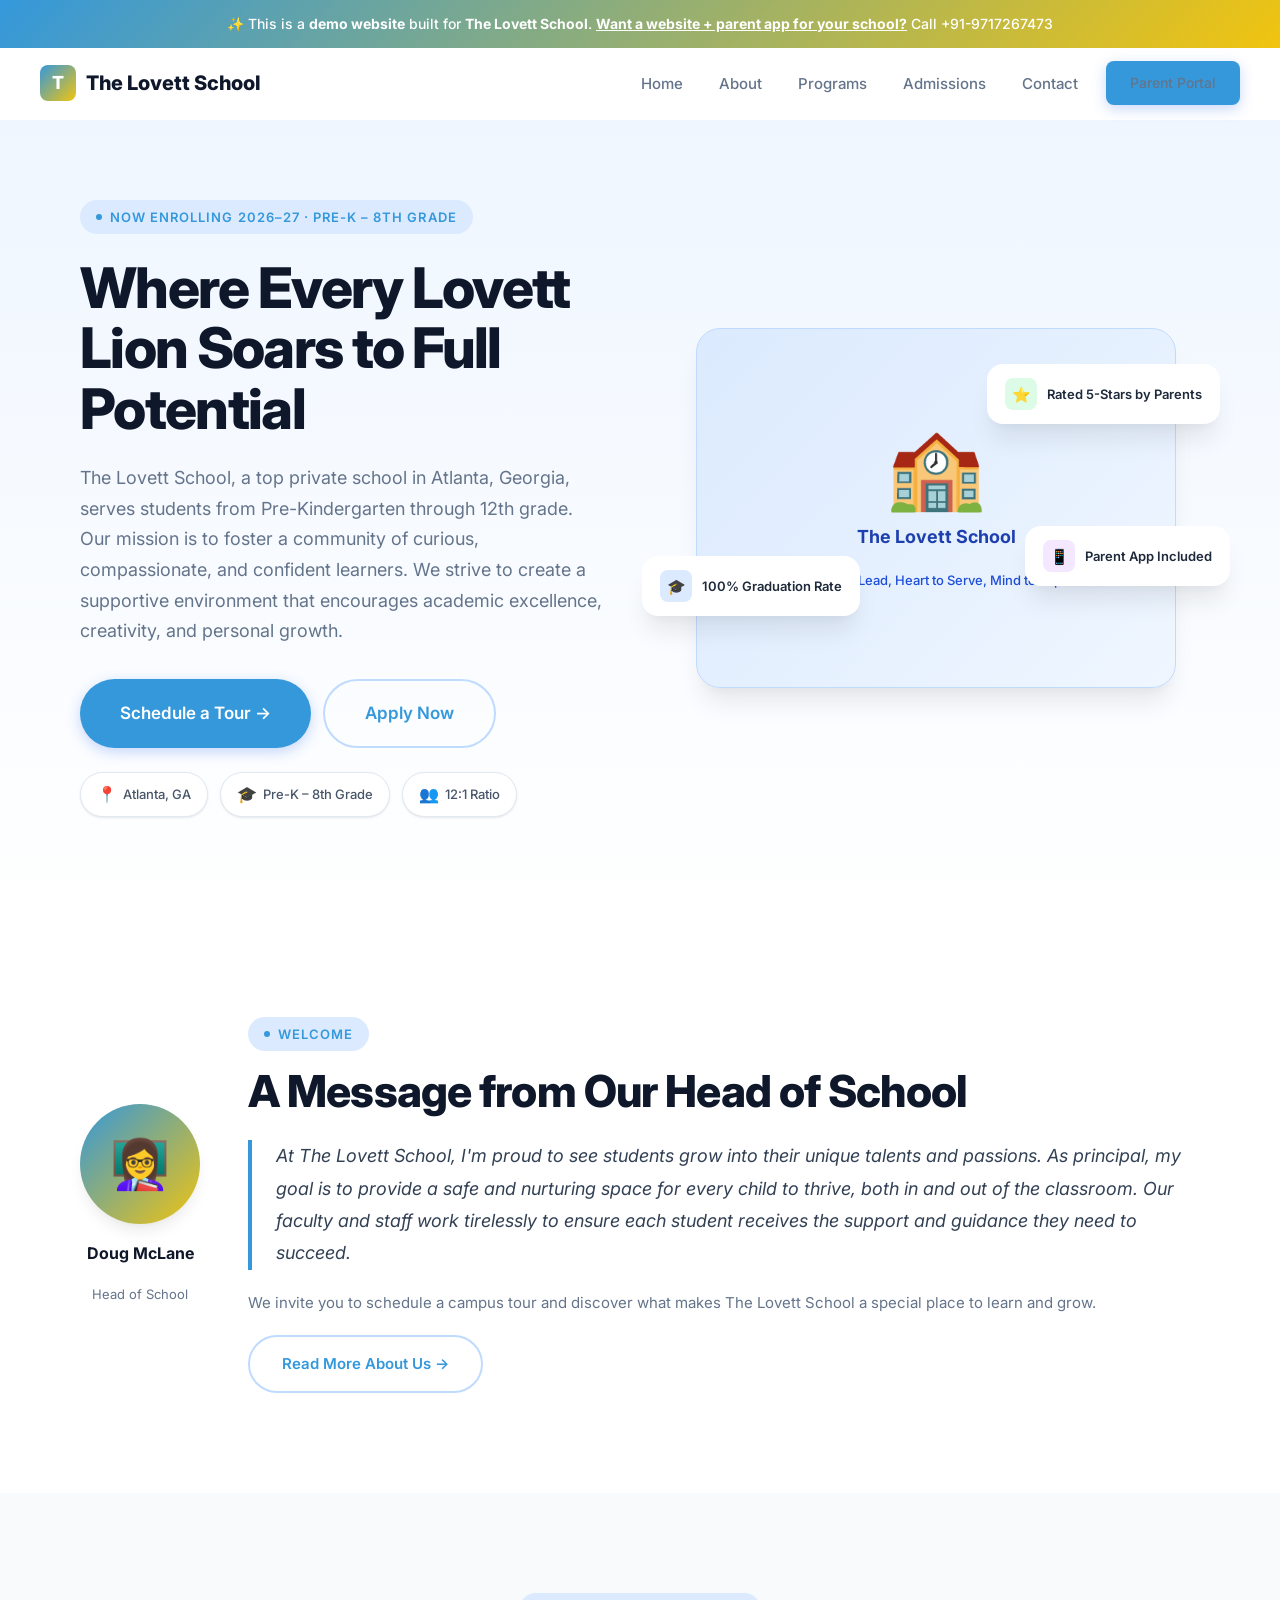
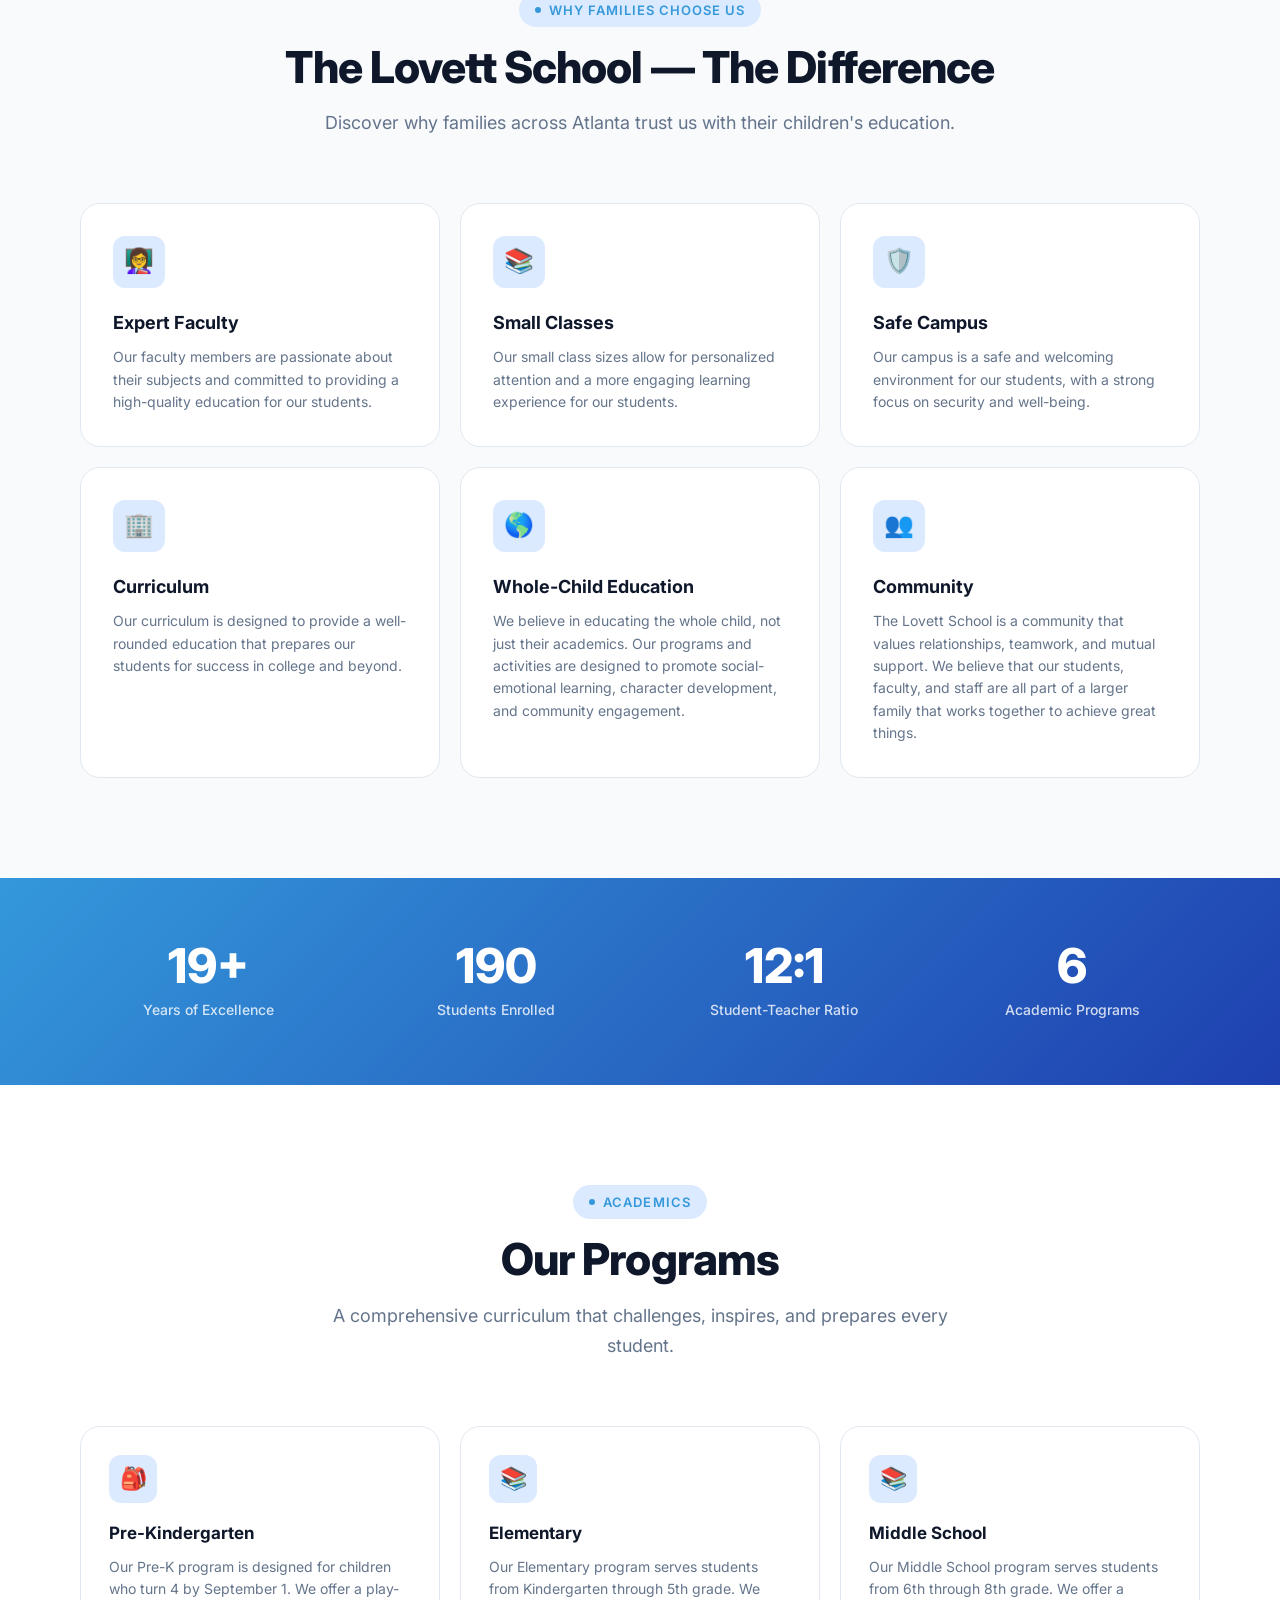
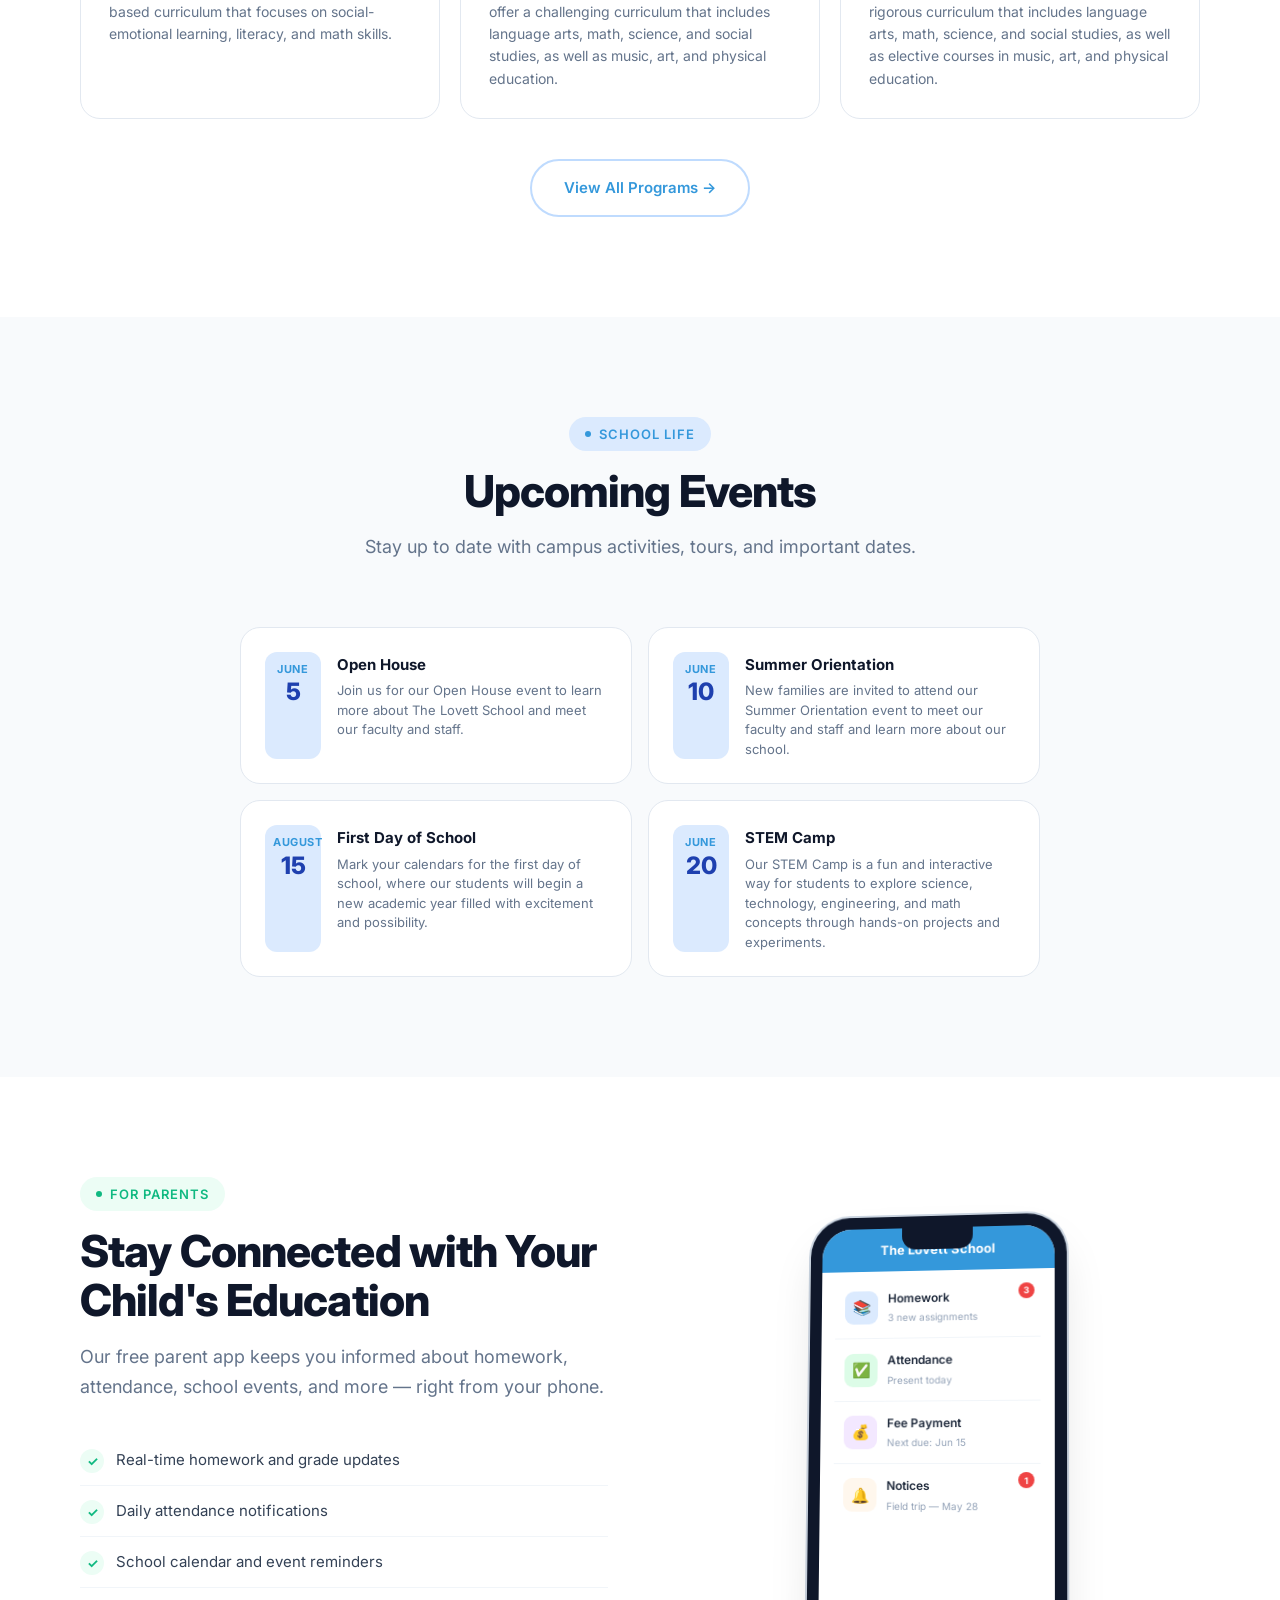
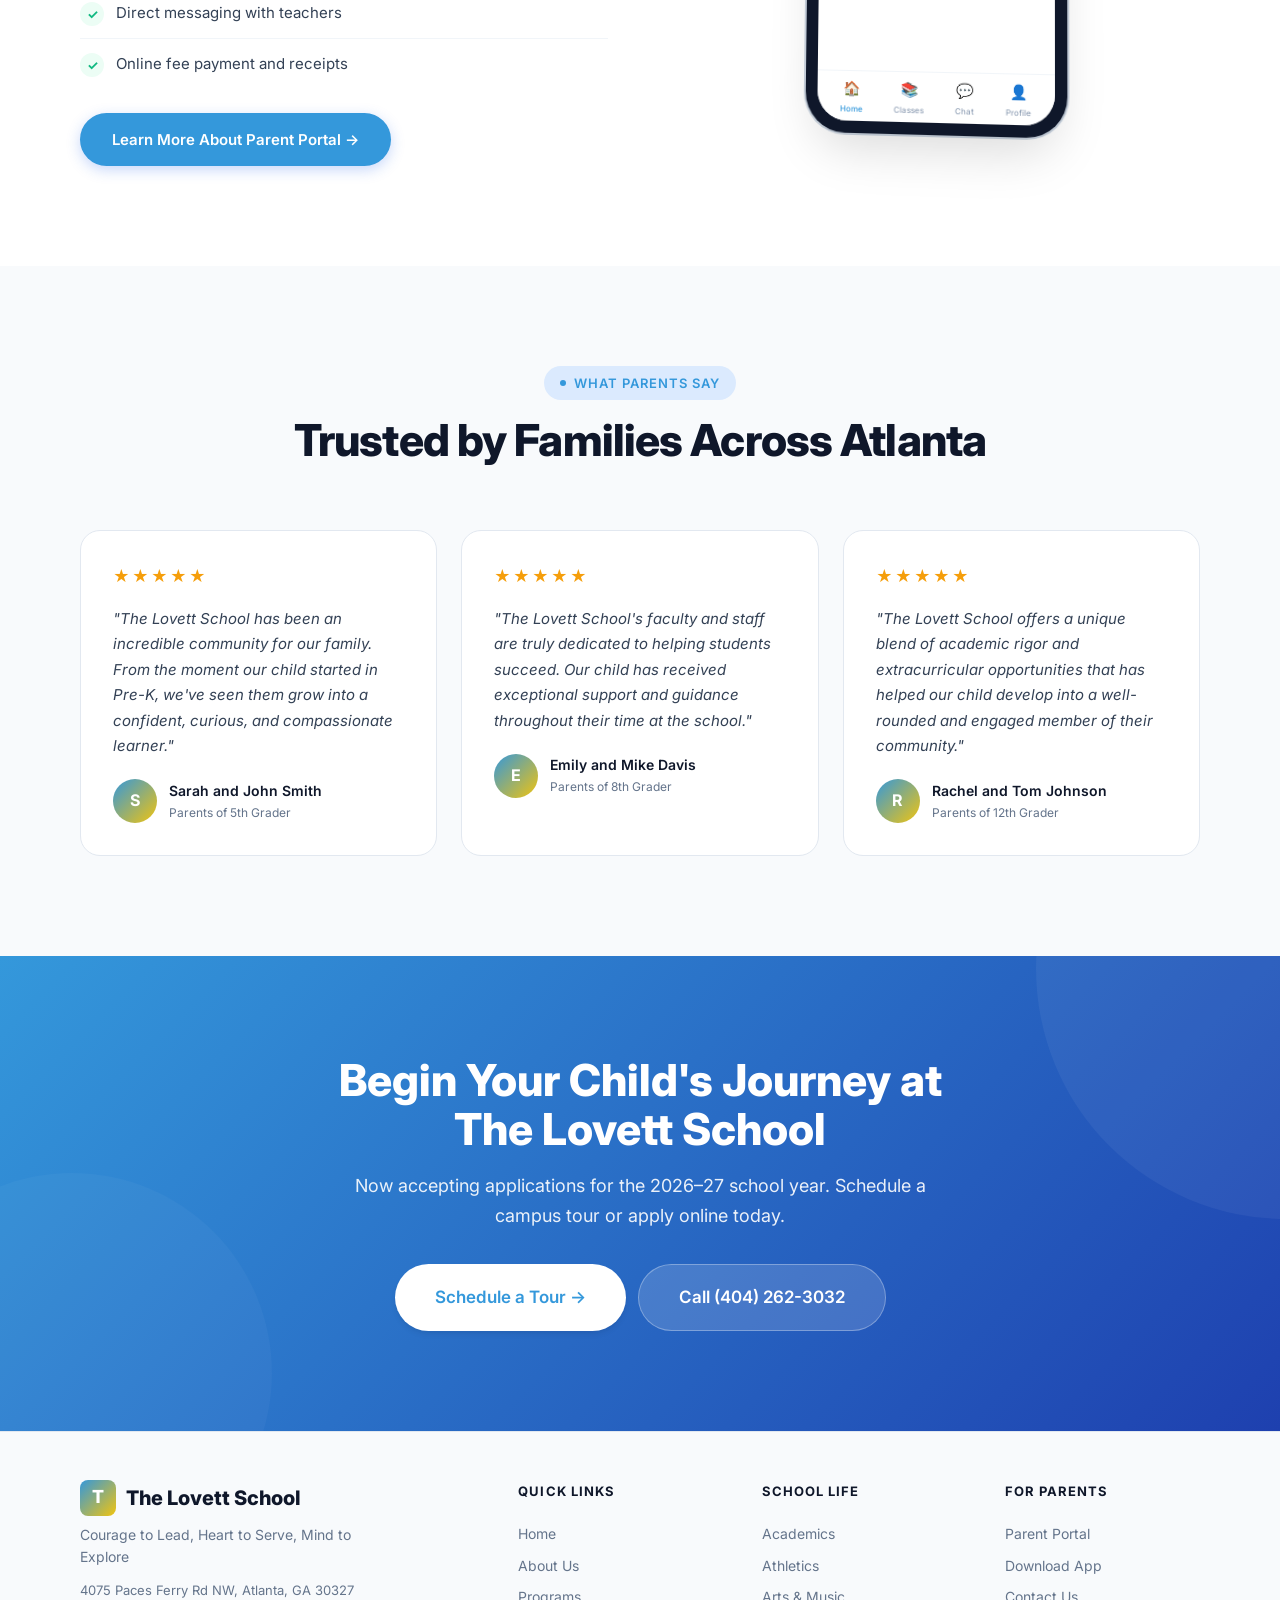
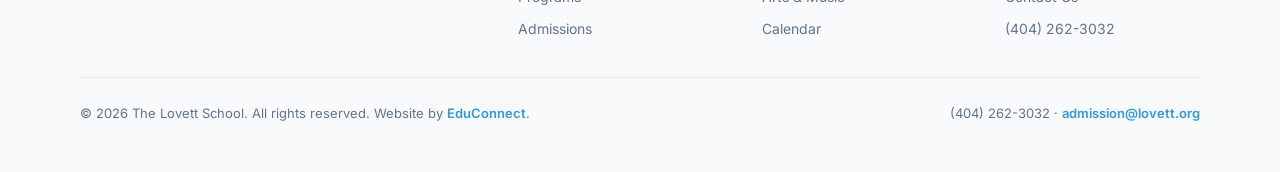
<file: index.html>
<!DOCTYPE html><html lang="en"><head>
  <meta charset="UTF-8"><meta name="viewport" content="width=device-width,initial-scale=1.0">
  <title>Home — The Lovett School</title>
  <meta name="description" content="Home — The Lovett School, a premier school in Atlanta, GA serving Pre-K – 8th Grade.">
  <meta property="og:title" content="Home — The Lovett School"><meta property="og:type" content="website">
  <link rel="preconnect" href="https://fonts.googleapis.com"><link rel="preconnect" href="https://fonts.gstatic.com" crossorigin>
  <link href="https://fonts.googleapis.com/css2?family=Inter:wght@400;500;600;700;800&display=swap" rel="stylesheet">
  <link rel="stylesheet" href="/styles.css"><script src="/main.js" defer></script>
</head><body><div class="demo-banner">
  ✨ This is a <strong>demo website</strong> built for <strong>The Lovett School</strong>.
  <a href="mailto:bhupender@myfirststepschool.com">Want a website + parent app for your school?</a> Call +91-9717267473
</div>
<nav class="navbar">
  <a href="/" class="logo"><span class="logo-icon">T</span>The Lovett School</a>
  <div class="nav-links">
    <a href="/">Home</a>
    <a href="/about.html">About</a>
    <a href="/programs.html">Programs</a>
    <a href="/admissions.html">Admissions</a>
    <a href="/contact.html">Contact</a>
    <a href="/parents.html" class="btn btn-primary" style="padding:10px 24px;font-size:14px">Parent Portal</a>
  </div>
  <button class="hamburger" aria-label="Toggle menu"><span></span><span></span><span></span></button>
</nav><main>
<section class="hero"><div class="container"><div class="hero-inner">
  <div class="hero-content">
    <div class="badge animate-on-scroll mb-6">Now Enrolling 2026–27 · Pre-K – 8th Grade</div>
    <h1 class="heading-xl animate-on-scroll mb-6">Where Every Lovett Lion Soars to Full Potential</h1>
    <p class="text-lg text-muted animate-on-scroll mb-8">The Lovett School, a top private school in Atlanta, Georgia, serves students from Pre-Kindergarten through 12th grade. Our mission is to foster a community of curious, compassionate, and confident learners. We strive to create a supportive environment that encourages academic excellence, creativity, and personal growth.</p>
    <div class="hero-actions animate-on-scroll">
      <a href="/admissions.html" class="btn btn-primary btn-lg">Schedule a Tour →</a>
      <a href="/admissions.html" class="btn btn-outline btn-lg">Apply Now</a>
    </div>
    <div class="hero-info-cards animate-on-scroll" style="margin-top:24px">
      <div class="info-chip"><span class="ic-icon">📍</span> Atlanta, GA</div>
      <div class="info-chip"><span class="ic-icon">🎓</span> Pre-K – 8th Grade</div>
      <div class="info-chip"><span class="ic-icon">👥</span> 12:1 Ratio</div>
    </div>
  </div>
  <div class="hero-visual animate-on-scroll">
    <div class="school-illustration"><div class="school-illustration-inner">
      <div class="school-building">🏫</div><h3>The Lovett School</h3><p>Courage to Lead, Heart to Serve, Mind to Explore</p>
    </div></div>
    <div class="float-card card-1"><div class="fc-icon green">⭐</div>Rated 5-Stars by Parents</div>
    <div class="float-card card-2"><div class="fc-icon blue">🎓</div>100% Graduation Rate</div>
    <div class="float-card card-3"><div class="fc-icon purple">📱</div>Parent App Included</div>
  </div>
</div></div></section>

<section class="welcome-section section-padding"><div class="container"><div class="welcome-grid">
  <div class="principal-card animate-on-scroll">
    <div class="principal-avatar">👩‍🏫</div>
    <div class="principal-name">Doug McLane</div><div class="principal-title">Head of School</div>
  </div>
  <div class="welcome-text animate-on-scroll">
    <div class="badge mb-4">Welcome</div>
    <h2 class="heading-lg mb-6">A Message from Our Head of School</h2>
    <blockquote>At The Lovett School, I'm proud to see students grow into their unique talents and passions. As principal, my goal is to provide a safe and nurturing space for every child to thrive, both in and out of the classroom. Our faculty and staff work tirelessly to ensure each student receives the support and guidance they need to succeed.</blockquote>
    <p>We invite you to schedule a campus tour and discover what makes The Lovett School a special place to learn and grow.</p>
    <a href="/about.html" class="btn btn-outline" style="margin-top:20px">Read More About Us →</a>
  </div>
</div></div></section>

<section class="features-section section-padding"><div class="container">
  <div class="text-center mb-16">
    <div class="badge animate-on-scroll mb-4">Why Families Choose Us</div>
    <h2 class="heading-lg animate-on-scroll mb-4">The Lovett School — The Difference</h2>
    <p class="text-lg text-muted max-w-lg mx-auto animate-on-scroll">Discover why families across Atlanta trust us with their children's education.</p>
  </div>
  <div class="features-grid">
      <div class="feature-card animate-on-scroll stagger-1">
        <div class="feature-icon">👩‍🏫</div><h3>Expert Faculty</h3><p>Our faculty members are passionate about their subjects and committed to providing a high-quality education for our students.</p>
      </div>
      <div class="feature-card animate-on-scroll stagger-2">
        <div class="feature-icon">📚</div><h3>Small Classes</h3><p>Our small class sizes allow for personalized attention and a more engaging learning experience for our students.</p>
      </div>
      <div class="feature-card animate-on-scroll stagger-3">
        <div class="feature-icon">🛡️</div><h3>Safe Campus</h3><p>Our campus is a safe and welcoming environment for our students, with a strong focus on security and well-being.</p>
      </div>
      <div class="feature-card animate-on-scroll stagger-4">
        <div class="feature-icon">🏢</div><h3>Curriculum</h3><p>Our curriculum is designed to provide a well-rounded education that prepares our students for success in college and beyond.</p>
      </div>
      <div class="feature-card animate-on-scroll stagger-5">
        <div class="feature-icon">🌎</div><h3>Whole-Child Education</h3><p>We believe in educating the whole child, not just their academics. Our programs and activities are designed to promote social-emotional learning, character development, and community engagement.</p>
      </div>
      <div class="feature-card animate-on-scroll stagger-6">
        <div class="feature-icon">👥</div><h3>Community</h3><p>The Lovett School is a community that values relationships, teamwork, and mutual support. We believe that our students, faculty, and staff are all part of a larger family that works together to achieve great things.</p>
      </div></div>
</div></section>

<section class="stats-section"><div class="container"><div class="stats-grid">
  <div class="animate-on-scroll stagger-1"><div class="stat-value" data-count="20" data-suffix="+">0+</div><div class="stat-label">Years of Excellence</div></div>
  <div class="animate-on-scroll stagger-2"><div class="stat-value" data-count="200">0</div><div class="stat-label">Students Enrolled</div></div>
  <div class="animate-on-scroll stagger-3"><div class="stat-value">12:1</div><div class="stat-label">Student-Teacher Ratio</div></div>
  <div class="animate-on-scroll stagger-4"><div class="stat-value" data-count="6">0</div><div class="stat-label">Academic Programs</div></div>
</div></div></section>

<section class="programs-section section-padding"><div class="container">
  <div class="text-center mb-16">
    <div class="badge animate-on-scroll mb-4">Academics</div>
    <h2 class="heading-lg animate-on-scroll mb-4">Our Programs</h2>
    <p class="text-lg text-muted max-w-lg mx-auto animate-on-scroll">A comprehensive curriculum that challenges, inspires, and prepares every student.</p>
  </div>
  <div class="programs-grid">
      <div class="program-card animate-on-scroll stagger-1">
        <div class="program-icon">🎒</div><h3>Pre-Kindergarten</h3><p>Our Pre-K program is designed for children who turn 4 by September 1. We offer a play-based curriculum that focuses on social-emotional learning, literacy, and math skills.</p>
      </div>
      <div class="program-card animate-on-scroll stagger-2">
        <div class="program-icon">📚</div><h3>Elementary</h3><p>Our Elementary program serves students from Kindergarten through 5th grade. We offer a challenging curriculum that includes language arts, math, science, and social studies, as well as music, art, and physical education.</p>
      </div>
      <div class="program-card animate-on-scroll stagger-3">
        <div class="program-icon">📚</div><h3>Middle School</h3><p>Our Middle School program serves students from 6th through 8th grade. We offer a rigorous curriculum that includes language arts, math, science, and social studies, as well as elective courses in music, art, and physical education.</p>
      </div></div>
  <div class="text-center animate-on-scroll" style="margin-top:40px"><a href="/programs.html" class="btn btn-outline">View All Programs →</a></div>
</div></section>

<section class="events-section section-padding"><div class="container">
  <div class="text-center mb-16">
    <div class="badge animate-on-scroll mb-4">School Life</div>
    <h2 class="heading-lg animate-on-scroll mb-4">Upcoming Events</h2>
    <p class="text-lg text-muted max-w-lg mx-auto animate-on-scroll">Stay up to date with campus activities, tours, and important dates.</p>
  </div>
  <div class="events-grid"><div class="event-card animate-on-scroll stagger-1">
        <div class="event-date"><div class="month">June</div><div class="day">5</div></div>
        <div class="event-info"><h4>Open House</h4><p>Join us for our Open House event to learn more about The Lovett School and meet our faculty and staff.</p></div>
      </div><div class="event-card animate-on-scroll stagger-2">
        <div class="event-date"><div class="month">June</div><div class="day">10</div></div>
        <div class="event-info"><h4>Summer Orientation</h4><p>New families are invited to attend our Summer Orientation event to meet our faculty and staff and learn more about our school.</p></div>
      </div><div class="event-card animate-on-scroll stagger-3">
        <div class="event-date"><div class="month">August</div><div class="day">15</div></div>
        <div class="event-info"><h4>First Day of School</h4><p>Mark your calendars for the first day of school, where our students will begin a new academic year filled with excitement and possibility.</p></div>
      </div><div class="event-card animate-on-scroll stagger-4">
        <div class="event-date"><div class="month">June</div><div class="day">20</div></div>
        <div class="event-info"><h4>STEM Camp</h4><p>Our STEM Camp is a fun and interactive way for students to explore science, technology, engineering, and math concepts through hands-on projects and experiments.</p></div>
      </div></div>
</div></section>

<section class="portal-section section-padding"><div class="container"><div class="portal-grid">
  <div>
    <div class="badge accent animate-on-scroll mb-4">For Parents</div>
    <h2 class="heading-lg animate-on-scroll mb-4">Stay Connected with Your Child's Education</h2>
    <p class="text-lg text-muted animate-on-scroll mb-8">Our free parent app keeps you informed about homework, attendance, school events, and more — right from your phone.</p>
    <ul class="portal-features animate-on-scroll">
      <li><span class="pf-icon">✓</span>Real-time homework and grade updates</li>
      <li><span class="pf-icon">✓</span>Daily attendance notifications</li>
      <li><span class="pf-icon">✓</span>School calendar and event reminders</li>
      <li><span class="pf-icon">✓</span>Direct messaging with teachers</li>
      <li><span class="pf-icon">✓</span>Online fee payment and receipts</li>
    </ul>
    <a href="/parents.html" class="btn btn-primary animate-on-scroll" style="margin-top:24px">Learn More About Parent Portal →</a>
  </div>
  <div class="animate-on-scroll" style="display:flex;justify-content:center">
    <div class="phone-mockup"><div class="phone-screen">
      <div class="phone-status-bar">The Lovett School</div>
      <div class="phone-screen-content">
        <div class="phone-nav-item"><div class="phone-nav-icon blue">📚</div><div><div class="phone-nav-label">Homework</div><div class="phone-nav-sub">3 new assignments</div></div><div class="phone-badge">3</div></div>
        <div class="phone-nav-item"><div class="phone-nav-icon green">✅</div><div><div class="phone-nav-label">Attendance</div><div class="phone-nav-sub">Present today</div></div></div>
        <div class="phone-nav-item"><div class="phone-nav-icon purple">💰</div><div><div class="phone-nav-label">Fee Payment</div><div class="phone-nav-sub">Next due: Jun 15</div></div></div>
        <div class="phone-nav-item"><div class="phone-nav-icon orange">🔔</div><div><div class="phone-nav-label">Notices</div><div class="phone-nav-sub">Field trip — May 28</div></div><div class="phone-badge">1</div></div>
      </div>
      <div class="phone-bottom-bar">
        <div class="phone-tab active"><div style="font-size:14px">🏠</div>Home</div>
        <div class="phone-tab"><div style="font-size:14px">📚</div>Classes</div>
        <div class="phone-tab"><div style="font-size:14px">💬</div>Chat</div>
        <div class="phone-tab"><div style="font-size:14px">👤</div>Profile</div>
      </div>
    </div></div>
  </div>
</div></div></section>

<section class="testimonials-section section-padding"><div class="container">
  <div class="text-center mb-16">
    <div class="badge animate-on-scroll mb-4">What Parents Say</div>
    <h2 class="heading-lg animate-on-scroll mb-4">Trusted by Families Across Atlanta</h2>
  </div>
  <div class="testimonials-grid">
      <div class="testimonial-card animate-on-scroll stagger-1">
        <div class="stars"><span class="star">★</span><span class="star">★</span><span class="star">★</span><span class="star">★</span><span class="star">★</span></div>
        <p class="testimonial-text">"The Lovett School has been an incredible community for our family. From the moment our child started in Pre-K, we've seen them grow into a confident, curious, and compassionate learner."</p>
        <div class="testimonial-author"><div class="author-avatar">S</div>
        <div class="author-info"><div class="author-name">Sarah and John Smith</div><div class="author-role">Parents of 5th Grader</div></div></div>
      </div>
      <div class="testimonial-card animate-on-scroll stagger-2">
        <div class="stars"><span class="star">★</span><span class="star">★</span><span class="star">★</span><span class="star">★</span><span class="star">★</span></div>
        <p class="testimonial-text">"The Lovett School's faculty and staff are truly dedicated to helping students succeed. Our child has received exceptional support and guidance throughout their time at the school."</p>
        <div class="testimonial-author"><div class="author-avatar">E</div>
        <div class="author-info"><div class="author-name">Emily and Mike Davis</div><div class="author-role">Parents of 8th Grader</div></div></div>
      </div>
      <div class="testimonial-card animate-on-scroll stagger-3">
        <div class="stars"><span class="star">★</span><span class="star">★</span><span class="star">★</span><span class="star">★</span><span class="star">★</span></div>
        <p class="testimonial-text">"The Lovett School offers a unique blend of academic rigor and extracurricular opportunities that has helped our child develop into a well-rounded and engaged member of their community."</p>
        <div class="testimonial-author"><div class="author-avatar">R</div>
        <div class="author-info"><div class="author-name">Rachel and Tom Johnson</div><div class="author-role">Parents of 12th Grader</div></div></div>
      </div></div>
</div></section>

<section class="cta-section"><div class="container"><div class="cta-content animate-on-scroll">
  <h2>Begin Your Child's Journey at The Lovett School</h2>
  <p>Now accepting applications for the 2026–27 school year. Schedule a campus tour or apply online today.</p>
  <div class="cta-actions">
    <a href="/admissions.html" class="btn btn-white btn-lg">Schedule a Tour →</a>
    <a href="tel:(404) 262-3032" class="btn btn-lg" style="background:rgba(255,255,255,.15);color:white;border:1px solid rgba(255,255,255,.3)">Call (404) 262-3032</a>
  </div>
</div></div></section>
</main><footer class="footer">
  <div class="container">
    <div class="footer-grid">
      <div class="footer-brand">
        <div class="logo" style="margin-bottom:8px"><span class="logo-icon">T</span>The Lovett School</div>
        <p>Courage to Lead, Heart to Serve, Mind to Explore</p>
        <p style="margin-top:12px;font-size:13px">4075 Paces Ferry Rd NW, Atlanta, GA 30327</p>
      </div>
      <div class="footer-col"><h4>Quick Links</h4><a href="/">Home</a><a href="/about.html">About Us</a><a href="/programs.html">Programs</a><a href="/admissions.html">Admissions</a></div>
      <div class="footer-col"><h4>School Life</h4><a href="/programs.html">Academics</a><a href="/programs.html">Athletics</a><a href="/programs.html">Arts &amp; Music</a><a href="/contact.html">Calendar</a></div>
      <div class="footer-col"><h4>For Parents</h4><a href="/parents.html">Parent Portal</a><a href="/parents.html">Download App</a><a href="/contact.html">Contact Us</a><a href="tel:(404) 262-3032">(404) 262-3032</a></div>
    </div>
    <div class="footer-bottom">
      <p>&copy; 2026 The Lovett School. All rights reserved. Website by <a href="mailto:bhupender@myfirststepschool.com">EduConnect</a>.</p>
      <p>(404) 262-3032 &middot; <a href="mailto:admission@lovett.org">admission@lovett.org</a></p>
    </div>
  </div>
</footer></body></html>
</file>
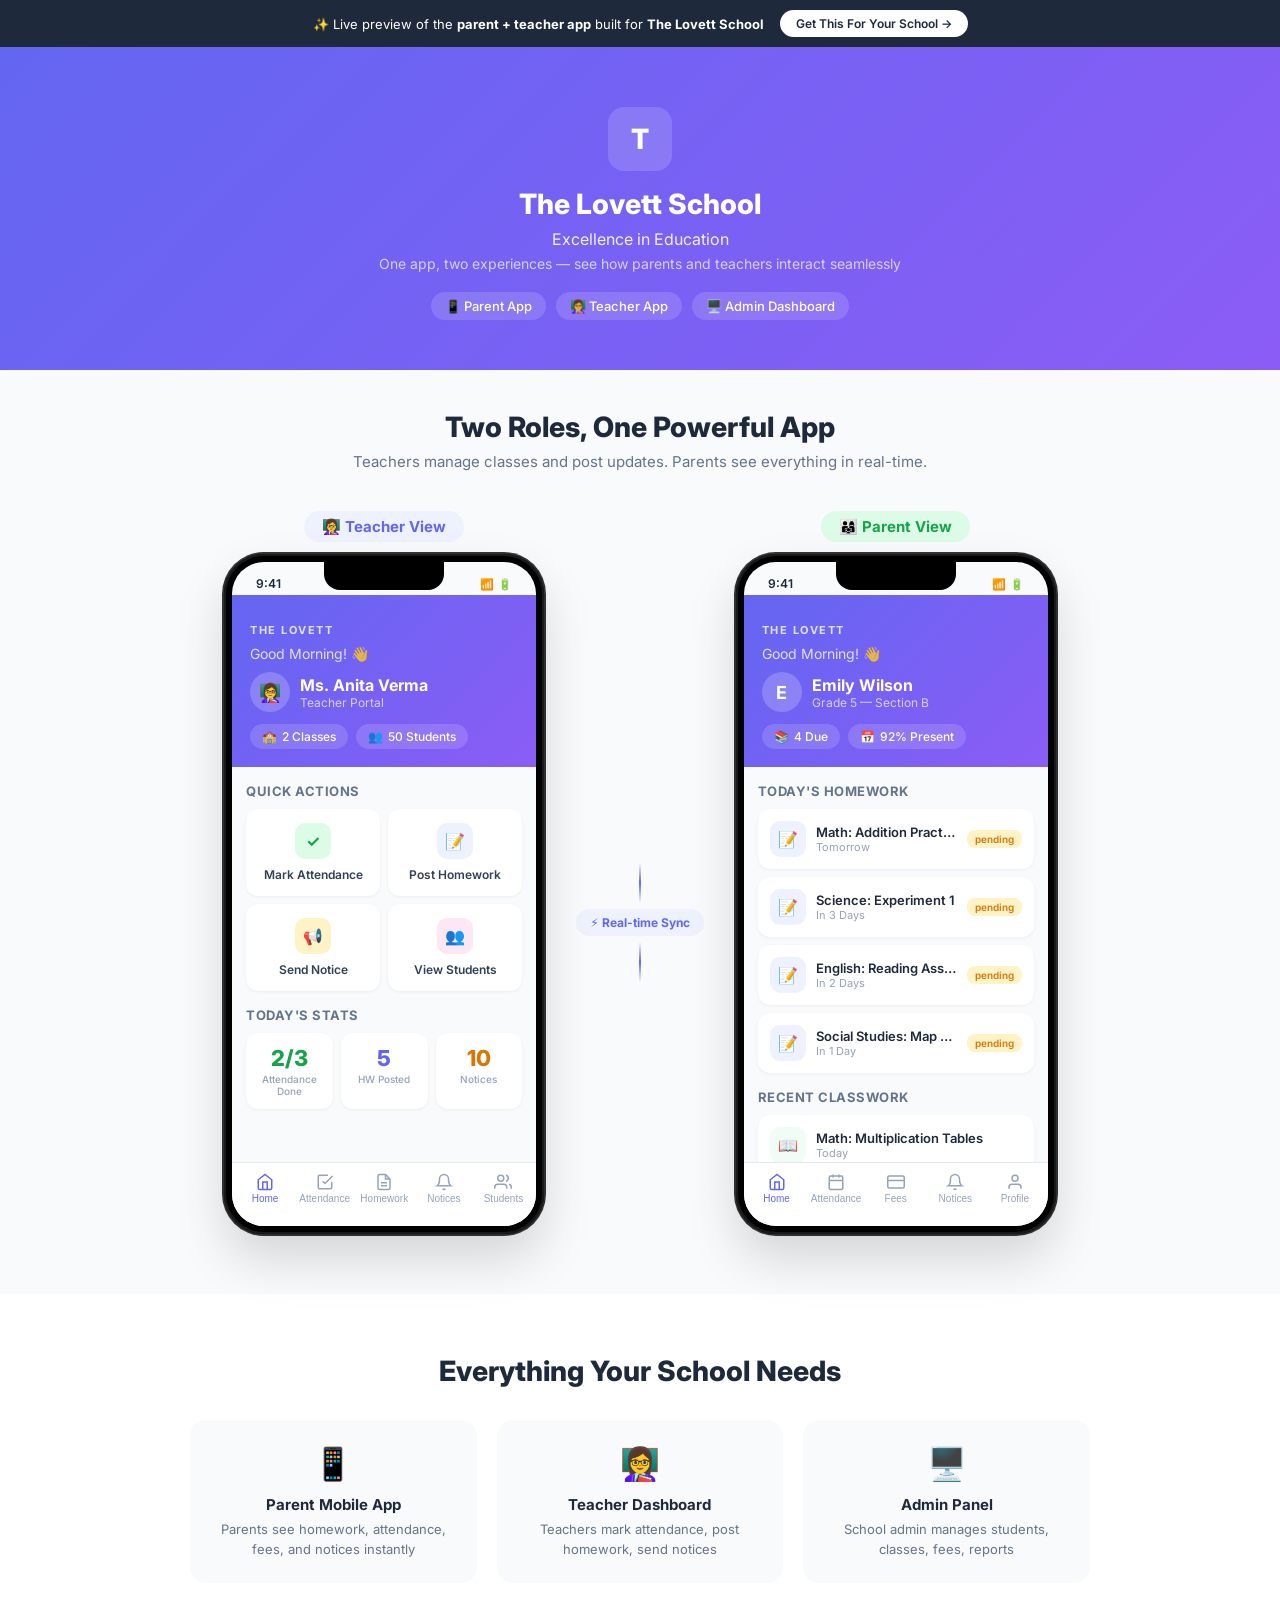
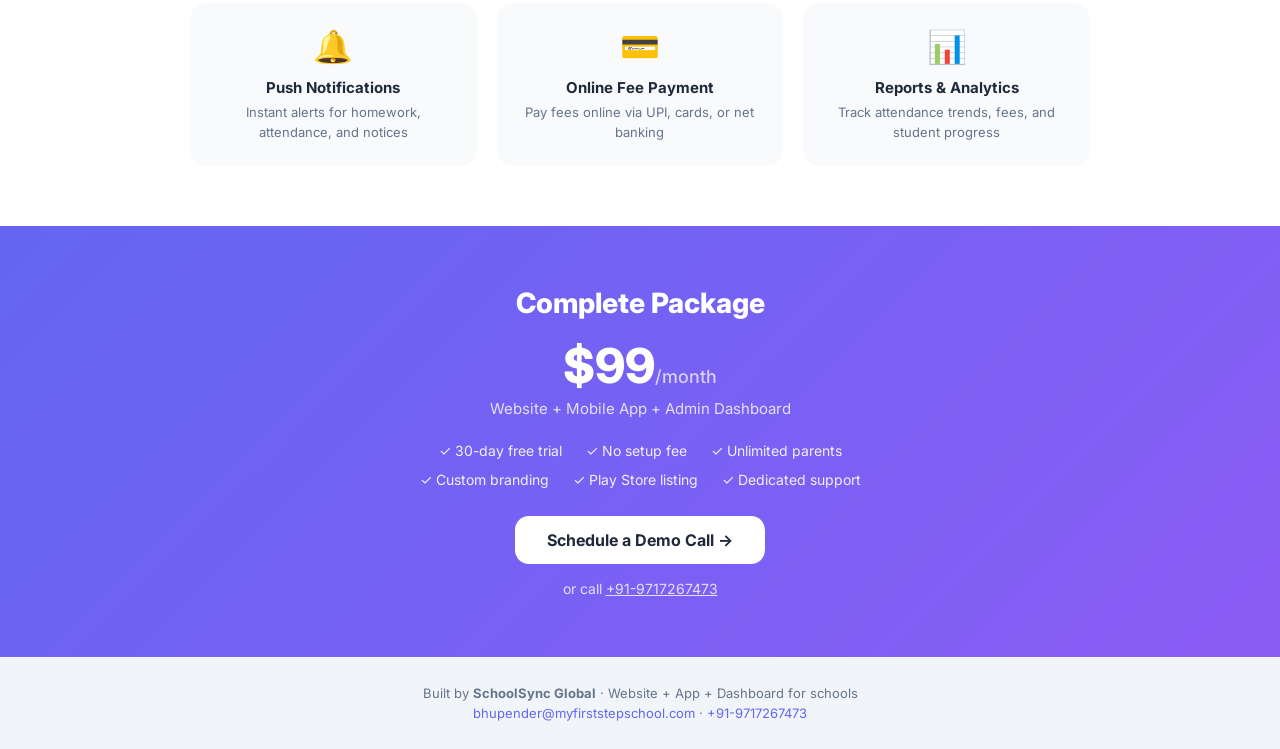
<file: app/index.html>
<!DOCTYPE html>
<html lang="en">
<head>
  <meta charset="UTF-8">
  <meta name="viewport" content="width=device-width,initial-scale=1.0">
  <title>The Lovett School — App Preview</title>
  <meta name="description" content="See how the The Lovett School parent &amp; teacher app would look. Homework, attendance, fees, notices — all in one app.">
  <link rel="preconnect" href="https://fonts.googleapis.com">
  <link rel="preconnect" href="https://fonts.gstatic.com" crossorigin>
  <link href="https://fonts.googleapis.com/css2?family=Inter:wght@400;500;600;700;800&display=swap" rel="stylesheet">
  <link rel="stylesheet" href="/app/styles.css">
</head>
<body>
  <!-- Top banner -->
  <div class="demo-banner">
    <div class="banner-inner">
      <span>✨ Live preview of the <strong>parent + teacher app</strong> built for <strong>The Lovett School</strong></span>
      <a href="mailto:bhupender@myfirststepschool.com" class="banner-cta">Get This For Your School →</a>
    </div>
  </div>

  <!-- Hero section -->
  <div class="hero-section" style="background:linear-gradient(135deg,#6366F1,#8B5CF6)">
    <div class="hero-content">
      <div class="hero-logo" style="background:rgba(255,255,255,.15)">T</div>
      <h1>The Lovett School</h1>
      <p class="hero-tagline">Excellence in Education</p>
      <p class="hero-desc">One app, two experiences — see how parents and teachers interact seamlessly</p>
      <div class="hero-badges">
        <span class="hero-badge">📱 Parent App</span>
        <span class="hero-badge">👩‍🏫 Teacher App</span>
        <span class="hero-badge">🖥️ Admin Dashboard</span>
      </div>
    </div>
  </div>

  <!-- Dual Phone Section -->
  <div class="phones-section">
    <div class="phones-header">
      <h2>Two Roles, One Powerful App</h2>
      <p>Teachers manage classes and post updates. Parents see everything in real-time.</p>
    </div>

    <div class="phones-container">
      <!-- TEACHER PHONE -->
      <div class="phone-wrapper">
        <div class="phone-label teacher-label">👩‍🏫 Teacher View</div>
        <div class="phone-frame" id="teacher-phone">
          <div class="phone-notch"></div>
          <div class="phone-screen">
            <div class="status-bar">
              <span class="time">9:41</span>
              <div class="status-icons"><span>📶</span><span>🔋</span></div>
            </div>

            <!-- Teacher: Dashboard -->
            <div class="app-screen active" data-screen="t-dashboard" data-phone="teacher">
              <div class="screen-hero" style="background:linear-gradient(135deg,#6366F1,#8B5CF6)">
                <div class="app-name-bar">The Lovett</div>
                <div class="hero-greeting">Good Morning! 👋</div>
                <div class="hero-student">
                  <div class="student-avatar">👩‍🏫</div>
                  <div>
                    <div class="student-name">Ms. Anita Verma</div>
                    <div class="student-class">Teacher Portal</div>
                  </div>
                </div>
                <div class="hero-chips">
                  <div class="glass-chip"><span>🏫</span> 2 Classes</div>
                  <div class="glass-chip"><span>👥</span> 50 Students</div>
                </div>
              </div>
              <div class="screen-body">
                <div class="section-label">Quick Actions</div>
                <div class="quick-actions">
                  <div class="action-card" data-goto="t-attendance">
                    <div class="action-icon" style="background:#DCFCE7;color:#16A34A">✓</div>
                    <span>Mark Attendance</span>
                  </div>
                  <div class="action-card" data-goto="t-homework">
                    <div class="action-icon" style="background:#EEF2FF;color:#6366F1">📝</div>
                    <span>Post Homework</span>
                  </div>
                  <div class="action-card" data-goto="t-notices">
                    <div class="action-icon" style="background:#FEF3C7;color:#D97706">📢</div>
                    <span>Send Notice</span>
                  </div>
                  <div class="action-card" data-goto="t-students">
                    <div class="action-icon" style="background:#FCE7F3;color:#DB2777">👥</div>
                    <span>View Students</span>
                  </div>
                </div>
                <div class="section-label" style="margin-top:16px">Today's Stats</div>
                <div class="stats-row">
                  <div class="stat-card"><div class="stat-num" style="color:#16A34A">2/3</div><div class="stat-lbl">Attendance Done</div></div>
                  <div class="stat-card"><div class="stat-num" style="color:#6366F1">5</div><div class="stat-lbl">HW Posted</div></div>
                  <div class="stat-card"><div class="stat-num" style="color:#D97706">10</div><div class="stat-lbl">Notices</div></div>
                </div>
              </div>
            </div>

            <!-- Teacher: Mark Attendance -->
            <div class="app-screen" data-screen="t-attendance" data-phone="teacher">
              <div class="screen-hero compact" style="background:linear-gradient(135deg,#6366F1,#8B5CF6)">
                <div class="app-name-bar">The Lovett</div>
                <div class="screen-title">Mark Attendance</div>
                <div class="screen-subtitle">Monday, May 25, 2026</div>
              </div>
              <div class="screen-body">
                <div class="class-selector"><div class="class-chip active">Grade 3-A</div><div class="class-chip">Grade 3-B</div><div class="class-chip">Grade 4-A</div></div>
                <div class="attendance-toolbar">
                  <button class="att-btn present-btn">All Present</button>
                  <button class="att-btn absent-btn">All Absent</button>
                </div>
                <div id="teacher-attendance-list" class="card-list"></div>
              </div>
            </div>

            <!-- Teacher: Post Homework -->
            <div class="app-screen" data-screen="t-homework" data-phone="teacher">
              <div class="screen-hero compact" style="background:linear-gradient(135deg,#6366F1,#8B5CF6)">
                <div class="app-name-bar">The Lovett</div>
                <div class="screen-title">Homework</div>
                <div class="screen-subtitle">Post &amp; Manage</div>
              </div>
              <div class="screen-body">
                <div class="form-area">
                  <div class="form-group"><label class="form-label">Class</label><div class="form-select">Grade 3 — Section A</div></div>
                  <div class="form-group"><label class="form-label">Subject</label><div class="form-select">Mathematics</div></div>
                  <div class="form-group"><label class="form-label">Title</label><div class="form-input-demo">Chapter 5 — Fractions Practice</div></div>
                  <div class="form-group"><label class="form-label">Due Date</label><div class="form-input-demo">Tomorrow</div></div>
                  <button class="submit-btn" style="background:#6366F1">📤 Post Homework</button>
                </div>
                <div class="section-label" style="margin-top:16px">Recently Posted</div>
                <div id="teacher-hw-list" class="card-list"></div>
              </div>
            </div>

            <!-- Teacher: Send Notice -->
            <div class="app-screen" data-screen="t-notices" data-phone="teacher">
              <div class="screen-hero compact" style="background:linear-gradient(135deg,#6366F1,#8B5CF6)">
                <div class="app-name-bar">The Lovett</div>
                <div class="screen-title">Notices</div>
                <div class="screen-subtitle">Post Announcements</div>
              </div>
              <div class="screen-body">
                <div class="form-area">
                  <div class="form-group"><label class="form-label">Target</label><div class="class-selector"><div class="class-chip active">All Classes</div><div class="class-chip">3-A</div><div class="class-chip">3-B</div></div></div>
                  <div class="form-group"><label class="form-label">Title</label><div class="form-input-demo">Annual Day Celebration</div></div>
                  <div class="form-group"><label class="form-label">Message</label><div class="form-textarea-demo">Our Annual Day will be held on June 15th. All parents are invited.</div></div>
                  <button class="submit-btn" style="background:#6366F1">📢 Post Notice</button>
                </div>
                <div class="section-label" style="margin-top:16px">Recent</div>
                <div id="teacher-notices-list" class="card-list"></div>
              </div>
            </div>

            <!-- Teacher: Students -->
            <div class="app-screen" data-screen="t-students" data-phone="teacher">
              <div class="screen-hero compact" style="background:linear-gradient(135deg,#6366F1,#8B5CF6)">
                <div class="app-name-bar">The Lovett</div>
                <div class="screen-title">Students</div>
                <div class="screen-subtitle">Class Directory</div>
              </div>
              <div class="screen-body">
                <div class="class-selector"><div class="class-chip active">Grade 3-A</div><div class="class-chip">Grade 3-B</div><div class="class-chip">Grade 4-A</div></div>
                <div class="search-bar"><span>🔍</span><span class="search-text">Search students...</span></div>
                <div id="teacher-students-list" class="card-list"></div>
              </div>
            </div>

            <div class="tab-bar">
              <button class="tab active" data-tab="t-dashboard" data-phone="teacher"><svg width="20" height="20" viewBox="0 0 24 24" fill="none" stroke="currentColor" stroke-width="2"><path d="M3 9l9-7 9 7v11a2 2 0 01-2 2H5a2 2 0 01-2-2z"/><polyline points="9 22 9 12 15 12 15 22"/></svg><span>Home</span></button>
              <button class="tab" data-tab="t-attendance" data-phone="teacher"><svg width="20" height="20" viewBox="0 0 24 24" fill="none" stroke="currentColor" stroke-width="2"><path d="M9 11l3 3L22 4"/><path d="M21 12v7a2 2 0 01-2 2H5a2 2 0 01-2-2V5a2 2 0 012-2h11"/></svg><span>Attendance</span></button>
              <button class="tab" data-tab="t-homework" data-phone="teacher"><svg width="20" height="20" viewBox="0 0 24 24" fill="none" stroke="currentColor" stroke-width="2"><path d="M14 2H6a2 2 0 00-2 2v16a2 2 0 002 2h12a2 2 0 002-2V8z"/><polyline points="14 2 14 8 20 8"/><line x1="16" y1="13" x2="8" y2="13"/><line x1="16" y1="17" x2="8" y2="17"/></svg><span>Homework</span></button>
              <button class="tab" data-tab="t-notices" data-phone="teacher"><svg width="20" height="20" viewBox="0 0 24 24" fill="none" stroke="currentColor" stroke-width="2"><path d="M18 8A6 6 0 006 8c0 7-3 9-3 9h18s-3-2-3-9"/><path d="M13.73 21a2 2 0 01-3.46 0"/></svg><span>Notices</span></button>
              <button class="tab" data-tab="t-students" data-phone="teacher"><svg width="20" height="20" viewBox="0 0 24 24" fill="none" stroke="currentColor" stroke-width="2"><path d="M17 21v-2a4 4 0 00-4-4H5a4 4 0 00-4 4v2"/><circle cx="9" cy="7" r="4"/><path d="M23 21v-2a4 4 0 00-3-3.87"/><path d="M16 3.13a4 4 0 010 7.75"/></svg><span>Students</span></button>
            </div>
          </div>
        </div>
      </div>

      <!-- Sync indicator -->
      <div class="sync-arrow">
        <div class="sync-line"></div>
        <div class="sync-badge">⚡ Real-time Sync</div>
        <div class="sync-line"></div>
      </div>

      <!-- PARENT PHONE -->
      <div class="phone-wrapper">
        <div class="phone-label parent-label">👨‍👩‍👧 Parent View</div>
        <div class="phone-frame" id="parent-phone">
          <div class="phone-notch"></div>
          <div class="phone-screen">
            <div class="status-bar">
              <span class="time">9:41</span>
              <div class="status-icons"><span>📶</span><span>🔋</span></div>
            </div>

            <!-- Parent: Home -->
            <div class="app-screen active" data-screen="p-home" data-phone="parent">
              <div class="screen-hero" style="background:linear-gradient(135deg,#6366F1,#8B5CF6)">
                <div class="app-name-bar">The Lovett</div>
                <div class="hero-greeting">Good Morning! 👋</div>
                <div class="hero-student">
                  <div class="student-avatar">E</div>
                  <div><div class="student-name">Emily Wilson</div><div class="student-class">Grade 5 — Section B</div></div>
                </div>
                <div class="hero-chips">
                  <div class="glass-chip"><span>📚</span> 4 Due</div>
                  <div class="glass-chip"><span>📅</span> 92% Present</div>
                </div>
              </div>
              <div class="screen-body">
                <div class="section-label">Today's Homework</div>
                <div id="homework-list" class="card-list"></div>
                <div class="section-label" style="margin-top:16px">Recent Classwork</div>
                <div id="classwork-list" class="card-list"></div>
              </div>
            </div>

            <!-- Parent: Attendance -->
            <div class="app-screen" data-screen="p-attendance" data-phone="parent">
              <div class="screen-hero compact" style="background:linear-gradient(135deg,#6366F1,#8B5CF6)">
                <div class="app-name-bar">The Lovett</div>
                <div class="screen-title">Attendance</div>
                <div class="screen-subtitle">May Summary</div>
              </div>
              <div class="screen-body">
                <div class="attendance-ring-area"><div class="ring-container"><svg class="progress-ring" viewBox="0 0 120 120"><circle class="ring-bg" cx="60" cy="60" r="52"/><circle class="ring-progress" cx="60" cy="60" r="52" stroke="#6366F1" stroke-dasharray="326.7" stroke-dashoffset="26"/></svg><div class="ring-label">92%</div></div></div>
                <div class="attendance-stats">
                  <div class="att-stat present"><div class="att-num">22</div><div class="att-label">Present</div></div>
                  <div class="att-stat absent"><div class="att-num">2</div><div class="att-label">Absent</div></div>
                  <div class="att-stat other"><div class="att-num">4</div><div class="att-label">Holiday</div></div>
                </div>
                <div class="section-label">Recent Absences</div>
                <div id="absences-list" class="card-list"></div>
              </div>
            </div>

            <!-- Parent: Fees -->
            <div class="app-screen" data-screen="p-fees" data-phone="parent">
              <div class="screen-hero compact" style="background:linear-gradient(135deg,#6366F1,#8B5CF6)">
                <div class="app-name-bar">The Lovett</div>
                <div class="screen-title">Fees</div>
                <div class="screen-subtitle">Payment Summary</div>
              </div>
              <div class="screen-body">
                <div class="fee-summary"><div class="fee-total"><div class="fee-amount">$17,500</div><div class="fee-label">Total This Term</div></div><div class="fee-chips"><div class="fee-chip paid"><span>✓</span> <span>2</span> Paid</div><div class="fee-chip pending"><span>!</span> <span>2</span> Pending</div></div></div>
                <div class="section-label">Fee Details</div>
                <div id="fees-list" class="card-list"></div>
              </div>
            </div>

            <!-- Parent: Notices -->
            <div class="app-screen" data-screen="p-notices" data-phone="parent">
              <div class="screen-hero compact" style="background:linear-gradient(135deg,#6366F1,#8B5CF6)">
                <div class="app-name-bar">The Lovett</div>
                <div class="screen-title">Notices</div>
                <div class="screen-subtitle">School Announcements</div>
              </div>
              <div class="screen-body"><div id="notices-list" class="card-list"></div></div>
            </div>

            <!-- Parent: Profile -->
            <div class="app-screen" data-screen="p-profile" data-phone="parent">
              <div class="screen-hero compact" style="background:linear-gradient(135deg,#6366F1,#8B5CF6)">
                <div class="app-name-bar">The Lovett</div>
                <div class="screen-title">Profile</div>
                <div class="screen-subtitle">Student Information</div>
              </div>
              <div class="screen-body">
                <div class="profile-header"><div class="profile-avatar" style="background:linear-gradient(135deg,#6366F1,#8B5CF6)">E</div><div class="profile-name">Emily Wilson</div><div class="profile-class">Grade 5 — Section B · Roll No. 12</div></div>
                <div class="profile-details">
                  <div class="profile-row"><span class="profile-icon">🏫</span><div><div class="pd-label">School</div><div class="pd-value">The Lovett School</div></div></div>
                  <div class="profile-row"><span class="profile-icon">👨‍👩‍👧</span><div><div class="pd-label">Parent</div><div class="pd-value">John Wilson</div></div></div>
                  <div class="profile-row"><span class="profile-icon">📞</span><div><div class="pd-label">Contact</div><div class="pd-value">404-123-4567</div></div></div>
                  <div class="profile-row"><span class="profile-icon">📧</span><div><div class="pd-label">Email</div><div class="pd-value">johnwilson@email.com</div></div></div>
                  <div class="profile-row"><span class="profile-icon">🩸</span><div><div class="pd-label">Blood Group</div><div class="pd-value">O+</div></div></div>
                </div>
              </div>
            </div>

            <div class="tab-bar">
              <button class="tab active" data-tab="p-home" data-phone="parent"><svg width="20" height="20" viewBox="0 0 24 24" fill="none" stroke="currentColor" stroke-width="2"><path d="M3 9l9-7 9 7v11a2 2 0 01-2 2H5a2 2 0 01-2-2z"/><polyline points="9 22 9 12 15 12 15 22"/></svg><span>Home</span></button>
              <button class="tab" data-tab="p-attendance" data-phone="parent"><svg width="20" height="20" viewBox="0 0 24 24" fill="none" stroke="currentColor" stroke-width="2"><rect x="3" y="4" width="18" height="18" rx="2" ry="2"/><line x1="16" y1="2" x2="16" y2="6"/><line x1="8" y1="2" x2="8" y2="6"/><line x1="3" y1="10" x2="21" y2="10"/></svg><span>Attendance</span></button>
              <button class="tab" data-tab="p-fees" data-phone="parent"><svg width="20" height="20" viewBox="0 0 24 24" fill="none" stroke="currentColor" stroke-width="2"><rect x="1" y="4" width="22" height="16" rx="2" ry="2"/><line x1="1" y1="10" x2="23" y2="10"/></svg><span>Fees</span></button>
              <button class="tab" data-tab="p-notices" data-phone="parent"><svg width="20" height="20" viewBox="0 0 24 24" fill="none" stroke="currentColor" stroke-width="2"><path d="M18 8A6 6 0 006 8c0 7-3 9-3 9h18s-3-2-3-9"/><path d="M13.73 21a2 2 0 01-3.46 0"/></svg><span>Notices</span></button>
              <button class="tab" data-tab="p-profile" data-phone="parent"><svg width="20" height="20" viewBox="0 0 24 24" fill="none" stroke="currentColor" stroke-width="2"><path d="M20 21v-2a4 4 0 00-4-4H8a4 4 0 00-4 4v2"/><circle cx="12" cy="7" r="4"/></svg><span>Profile</span></button>
            </div>
          </div>
        </div>
      </div>
    </div>
  </div>

  <!-- Features -->
  <div class="features-section">
    <div class="features-inner">
      <h2>Everything Your School Needs</h2>
      <div class="features-grid">
        <div class="feat-card"><div class="feat-icon">📱</div><h3>Parent Mobile App</h3><p>Parents see homework, attendance, fees, and notices instantly</p></div>
        <div class="feat-card"><div class="feat-icon">👩‍🏫</div><h3>Teacher Dashboard</h3><p>Teachers mark attendance, post homework, send notices</p></div>
        <div class="feat-card"><div class="feat-icon">🖥️</div><h3>Admin Panel</h3><p>School admin manages students, classes, fees, reports</p></div>
        <div class="feat-card"><div class="feat-icon">🔔</div><h3>Push Notifications</h3><p>Instant alerts for homework, attendance, and notices</p></div>
        <div class="feat-card"><div class="feat-icon">💳</div><h3>Online Fee Payment</h3><p>Pay fees online via UPI, cards, or net banking</p></div>
        <div class="feat-card"><div class="feat-icon">📊</div><h3>Reports &amp; Analytics</h3><p>Track attendance trends, fees, and student progress</p></div>
      </div>
    </div>
  </div>

  <!-- Pricing -->
  <div class="pricing-section" style="background:linear-gradient(135deg,#6366F1,#8B5CF6)">
    <div class="pricing-inner">
      <h2>Complete Package</h2>
      <div class="pricing-price">$99<span>/month</span></div>
      <p class="pricing-sub">Website + Mobile App + Admin Dashboard</p>
      <div class="pricing-features"><span>✓ 30-day free trial</span><span>✓ No setup fee</span><span>✓ Unlimited parents</span><span>✓ Custom branding</span><span>✓ Play Store listing</span><span>✓ Dedicated support</span></div>
      <a href="mailto:bhupender@myfirststepschool.com?subject=Demo%20for%20the-lovett-school" class="cta-button-lg">Schedule a Demo Call →</a>
      <p class="pricing-phone">or call <a href="tel:+919717267473">+91-9717267473</a></p>
    </div>
  </div>

  <footer class="demo-footer">
    <div class="footer-inner">
      <p>Built by <strong>SchoolSync Global</strong> · Website + App + Dashboard for schools</p>
      <p><a href="mailto:bhupender@myfirststepschool.com">bhupender@myfirststepschool.com</a> · <a href="tel:+919717267473">+91-9717267473</a></p>
    </div>
  </footer>

  <script>window.__SCHOOL_CONFIG__ = {"homework":[{"subject":"Math","title":"Addition Practice","due":"Tomorrow","status":"pending"},{"subject":"Science","title":"Experiment 1","due":"In 3 Days","status":"pending"},{"subject":"English","title":"Reading Assignment","due":"In 2 Days","status":"pending"},{"subject":"Social Studies","title":"Map Skills","due":"In 1 Day","status":"pending"}],"classwork":[{"subject":"Math","title":"Multiplication Tables","date":"Today"},{"subject":"Science","title":"Ecosystems","date":"Yesterday"},{"subject":"English","title":"Grammar Review","date":"Yesterday"}],"absences":[{"date":"2024-04-10","reason":"Illness","status":"approved"},{"date":"2024-04-15","reason":"Family Trip","status":"approved"}],"fees":[{"type":"Tuition","amount":"$15,000","due":"2024-05-01","status":"Paid"},{"type":"Activity Fee","amount":"₹ 1,500","due":"2024-06-01","status":"Pending"},{"type":"Transport Fee","amount":"$200","due":"2024-07-01","status":"Pending"},{"type":"Books Fee","amount":"₹ 800","due":"2024-08-01","status":"Paid"}],"notices":[{"title":"School Closure","body":"The school will be closed on March 25th due to a scheduled maintenance.","date":"2024-03-15"},{"title":"Upcoming Events","body":"The school will be hosting a parent-teacher conference on April 10th.","date":"2024-03-20"},{"title":"Notice to Parents","body":"Please note that the school has a dress code policy.","date":"2024-03-22"},{"title":"Announcement","body":"The school will be hosting a sports day on April 25th.","date":"2024-03-25"}],"teacher":{"students":[{"name":"Emily Wilson","roll":101,"parent":"johnwilson@email.com","color":"#C5CAE9","textColor":"#000000"},{"name":"Oliver Brown","roll":102,"parent":"janbrown@email.com","color":"#F7D2C4","textColor":"#000000"},{"name":"Charlotte Davis","roll":103,"parent":"markdavis@email.com","color":"#E3DAC9","textColor":"#000000"},{"name":"Henry White","roll":104,"parent":"laurawhite@email.com","color":"#87CEEB","textColor":"#000000"},{"name":"Sophia Patel","roll":105,"parent":"rahulpatel@email.com","color":"#FF69B4","textColor":"#000000"},{"name":"Benjamin Lee","roll":106,"parent":"sungilee@email.com","color":"#9ACD32","textColor":"#000000"},{"name":"Ava Harris","roll":107,"parent":"tomharris@email.com","color":"#6495ED","textColor":"#000000"},{"name":"Julian Hall","roll":108,"parent":"lindahall@email.com","color":"#C6F4D6","textColor":"#000000"},{"name":"Lily Kim","roll":109,"parent":"jameskim@email.com","color":"#F08080","textColor":"#000000"},{"name":"Alexander Martin","roll":110,"parent":"katherinemartin@email.com","color":"#F5DEB3","textColor":"#000000"}],"recentHomework":[{"subject":"Math","title":"Homework 2","class":"Grade 5","date":"2024-04-20"},{"subject":"Science","title":"Homework 1","class":"Grade 5","date":"2024-04-15"},{"subject":"English","title":"Homework 3","class":"Grade 5","date":"2024-04-25"}],"recentNotices":[{"title":"Spring Break Schedule","target":"All Students","date":"2024-03-25"},{"title":"Parent-Teacher Conference","target":"Parents","date":"2024-04-10"}]}};</script>
  <script src="/app/app.js"></script>
</body>
</html>
</file>
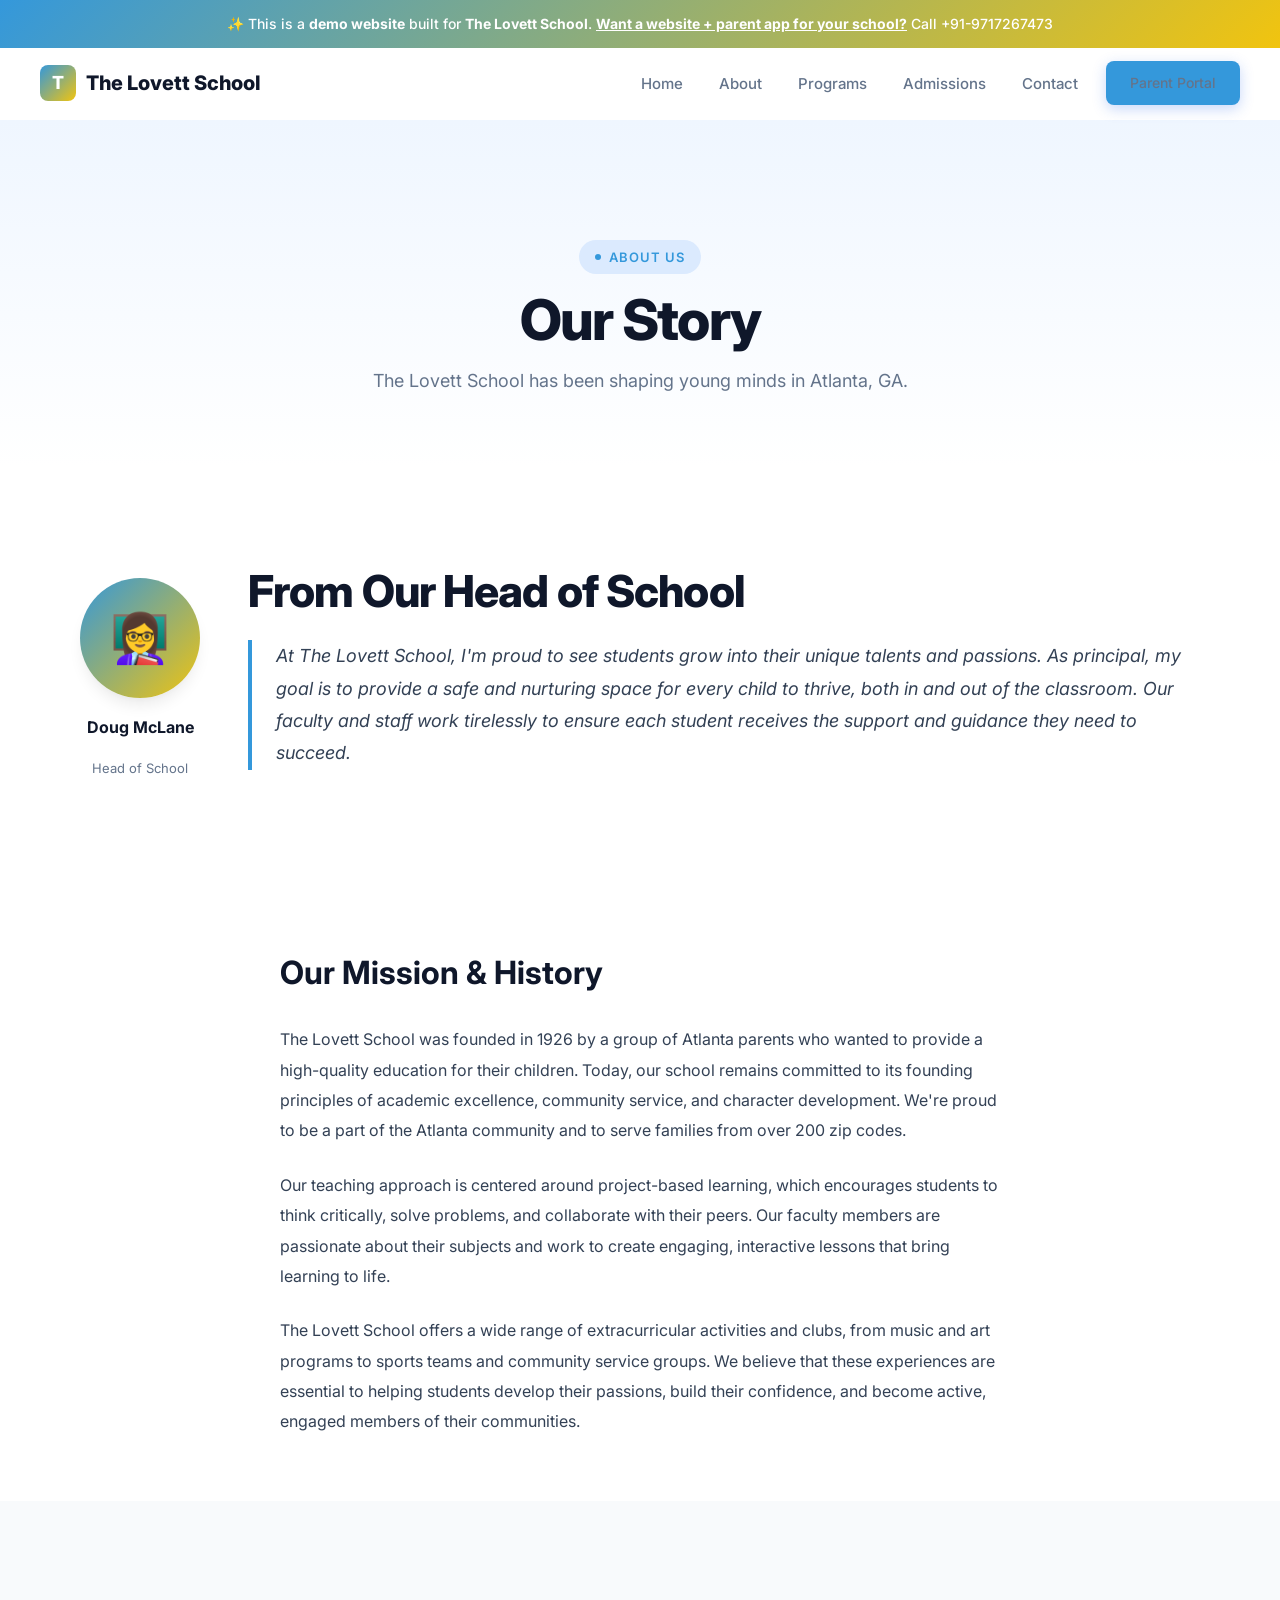
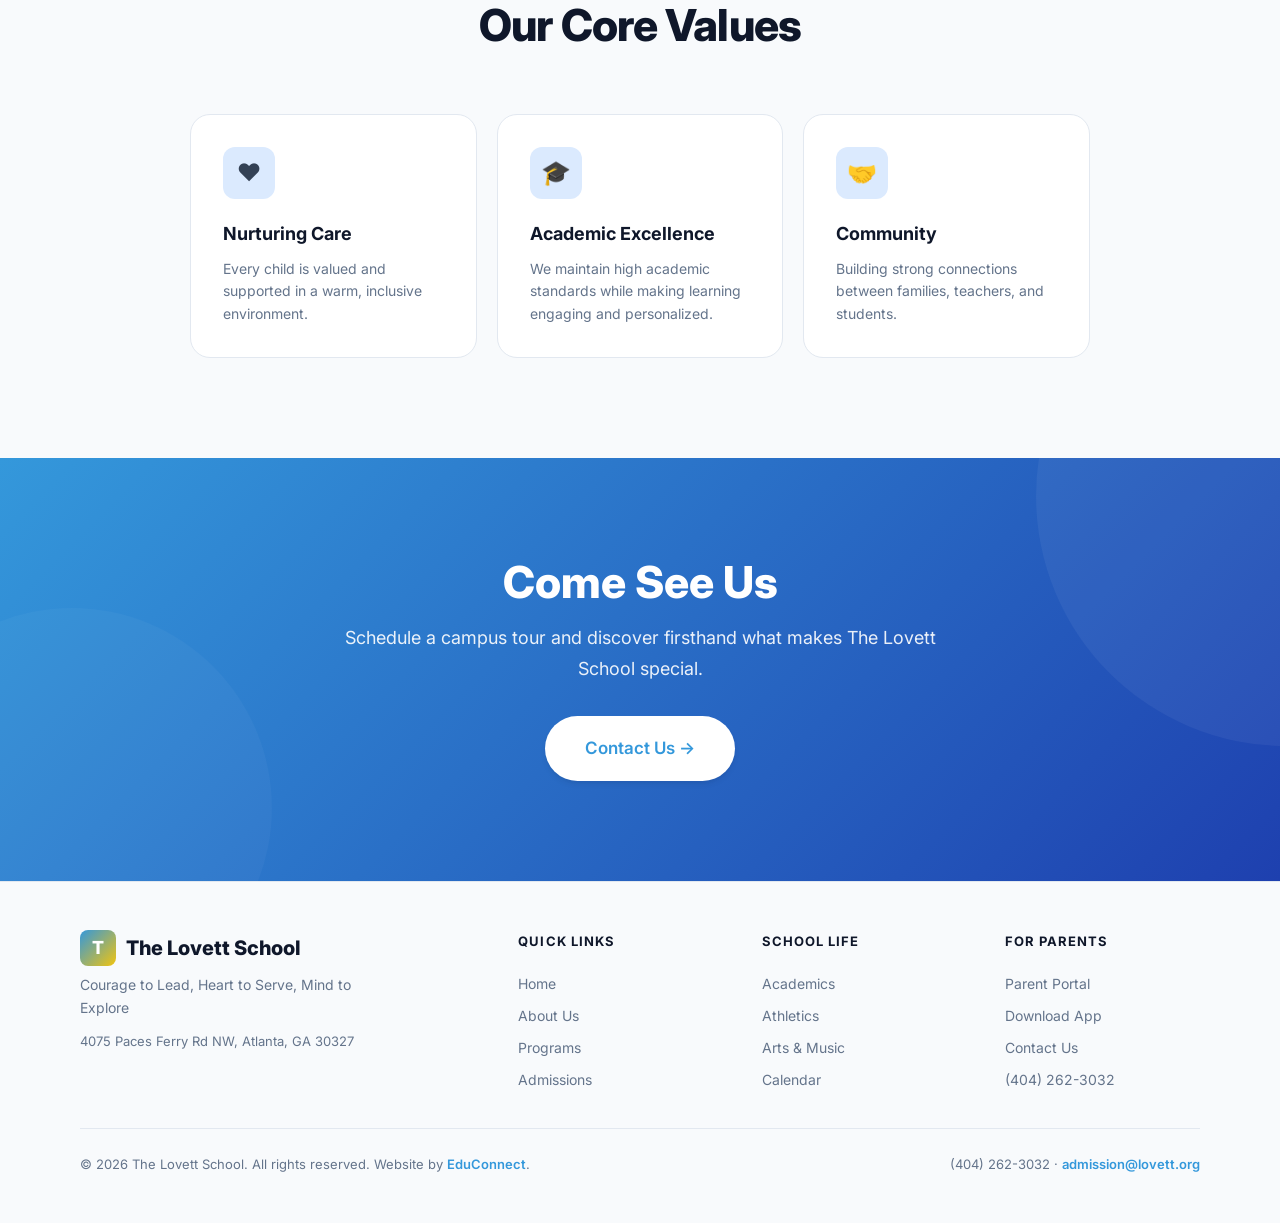
<file: about.html>
<!DOCTYPE html><html lang="en"><head>
  <meta charset="UTF-8"><meta name="viewport" content="width=device-width,initial-scale=1.0">
  <title>About Us — The Lovett School</title>
  <meta name="description" content="About Us — The Lovett School, a premier school in Atlanta, GA serving Pre-K – 8th Grade.">
  <meta property="og:title" content="About Us — The Lovett School"><meta property="og:type" content="website">
  <link rel="preconnect" href="https://fonts.googleapis.com"><link rel="preconnect" href="https://fonts.gstatic.com" crossorigin>
  <link href="https://fonts.googleapis.com/css2?family=Inter:wght@400;500;600;700;800&display=swap" rel="stylesheet">
  <link rel="stylesheet" href="/styles.css"><script src="/main.js" defer></script>
</head><body><div class="demo-banner">
  ✨ This is a <strong>demo website</strong> built for <strong>The Lovett School</strong>.
  <a href="mailto:bhupender@myfirststepschool.com">Want a website + parent app for your school?</a> Call +91-9717267473
</div>
<nav class="navbar">
  <a href="/" class="logo"><span class="logo-icon">T</span>The Lovett School</a>
  <div class="nav-links">
    <a href="/">Home</a>
    <a href="/about.html">About</a>
    <a href="/programs.html">Programs</a>
    <a href="/admissions.html">Admissions</a>
    <a href="/contact.html">Contact</a>
    <a href="/parents.html" class="btn btn-primary" style="padding:10px 24px;font-size:14px">Parent Portal</a>
  </div>
  <button class="hamburger" aria-label="Toggle menu"><span></span><span></span><span></span></button>
</nav><main>
<section class="page-hero"><div class="container">
  <div class="badge animate-on-scroll mb-4">About Us</div>
  <h1 class="heading-xl animate-on-scroll mb-4">Our Story</h1>
  <p class="text-lg text-muted max-w-lg mx-auto animate-on-scroll">The Lovett School has been shaping young minds in Atlanta, GA.</p>
</div></section>
<section class="welcome-section section-padding"><div class="container"><div class="welcome-grid">
  <div class="principal-card animate-on-scroll">
    <div class="principal-avatar">👩‍🏫</div>
    <div class="principal-name">Doug McLane</div><div class="principal-title">Head of School</div>
  </div>
  <div class="welcome-text animate-on-scroll">
    <h2 class="heading-lg mb-6">From Our Head of School</h2>
    <blockquote>At The Lovett School, I'm proud to see students grow into their unique talents and passions. As principal, my goal is to provide a safe and nurturing space for every child to thrive, both in and out of the classroom. Our faculty and staff work tirelessly to ensure each student receives the support and guidance they need to succeed.</blockquote>
  </div>
</div></div></section>
<section class="content-section"><div class="container">
  <h2 class="heading-md animate-on-scroll mb-8">Our Mission &amp; History</h2>
  <p class="animate-on-scroll">The Lovett School was founded in 1926 by a group of Atlanta parents who wanted to provide a high-quality education for their children. Today, our school remains committed to its founding principles of academic excellence, community service, and character development. We're proud to be a part of the Atlanta community and to serve families from over 200 zip codes.</p>
<p class="animate-on-scroll">Our teaching approach is centered around project-based learning, which encourages students to think critically, solve problems, and collaborate with their peers. Our faculty members are passionate about their subjects and work to create engaging, interactive lessons that bring learning to life.</p>
<p class="animate-on-scroll">The Lovett School offers a wide range of extracurricular activities and clubs, from music and art programs to sports teams and community service groups. We believe that these experiences are essential to helping students develop their passions, build their confidence, and become active, engaged members of their communities.</p>
</div></section>
<section class="features-section section-padding"><div class="container">
  <div class="text-center mb-16"><h2 class="heading-lg animate-on-scroll mb-4">Our Core Values</h2></div>
  <div class="features-grid" style="max-width:900px;margin:0 auto">
    <div class="feature-card animate-on-scroll stagger-1"><div class="feature-icon">❤️</div><h3>Nurturing Care</h3><p>Every child is valued and supported in a warm, inclusive environment.</p></div>
    <div class="feature-card animate-on-scroll stagger-2"><div class="feature-icon">🎓</div><h3>Academic Excellence</h3><p>We maintain high academic standards while making learning engaging and personalized.</p></div>
    <div class="feature-card animate-on-scroll stagger-3"><div class="feature-icon">🤝</div><h3>Community</h3><p>Building strong connections between families, teachers, and students.</p></div>
  </div>
</div></section>
<section class="cta-section"><div class="container"><div class="cta-content animate-on-scroll">
  <h2>Come See Us</h2>
  <p>Schedule a campus tour and discover firsthand what makes The Lovett School special.</p>
  <div class="cta-actions"><a href="/contact.html" class="btn btn-white btn-lg">Contact Us →</a></div>
</div></div></section>
</main><footer class="footer">
  <div class="container">
    <div class="footer-grid">
      <div class="footer-brand">
        <div class="logo" style="margin-bottom:8px"><span class="logo-icon">T</span>The Lovett School</div>
        <p>Courage to Lead, Heart to Serve, Mind to Explore</p>
        <p style="margin-top:12px;font-size:13px">4075 Paces Ferry Rd NW, Atlanta, GA 30327</p>
      </div>
      <div class="footer-col"><h4>Quick Links</h4><a href="/">Home</a><a href="/about.html">About Us</a><a href="/programs.html">Programs</a><a href="/admissions.html">Admissions</a></div>
      <div class="footer-col"><h4>School Life</h4><a href="/programs.html">Academics</a><a href="/programs.html">Athletics</a><a href="/programs.html">Arts &amp; Music</a><a href="/contact.html">Calendar</a></div>
      <div class="footer-col"><h4>For Parents</h4><a href="/parents.html">Parent Portal</a><a href="/parents.html">Download App</a><a href="/contact.html">Contact Us</a><a href="tel:(404) 262-3032">(404) 262-3032</a></div>
    </div>
    <div class="footer-bottom">
      <p>&copy; 2026 The Lovett School. All rights reserved. Website by <a href="mailto:bhupender@myfirststepschool.com">EduConnect</a>.</p>
      <p>(404) 262-3032 &middot; <a href="mailto:admission@lovett.org">admission@lovett.org</a></p>
    </div>
  </div>
</footer></body></html>
</file>
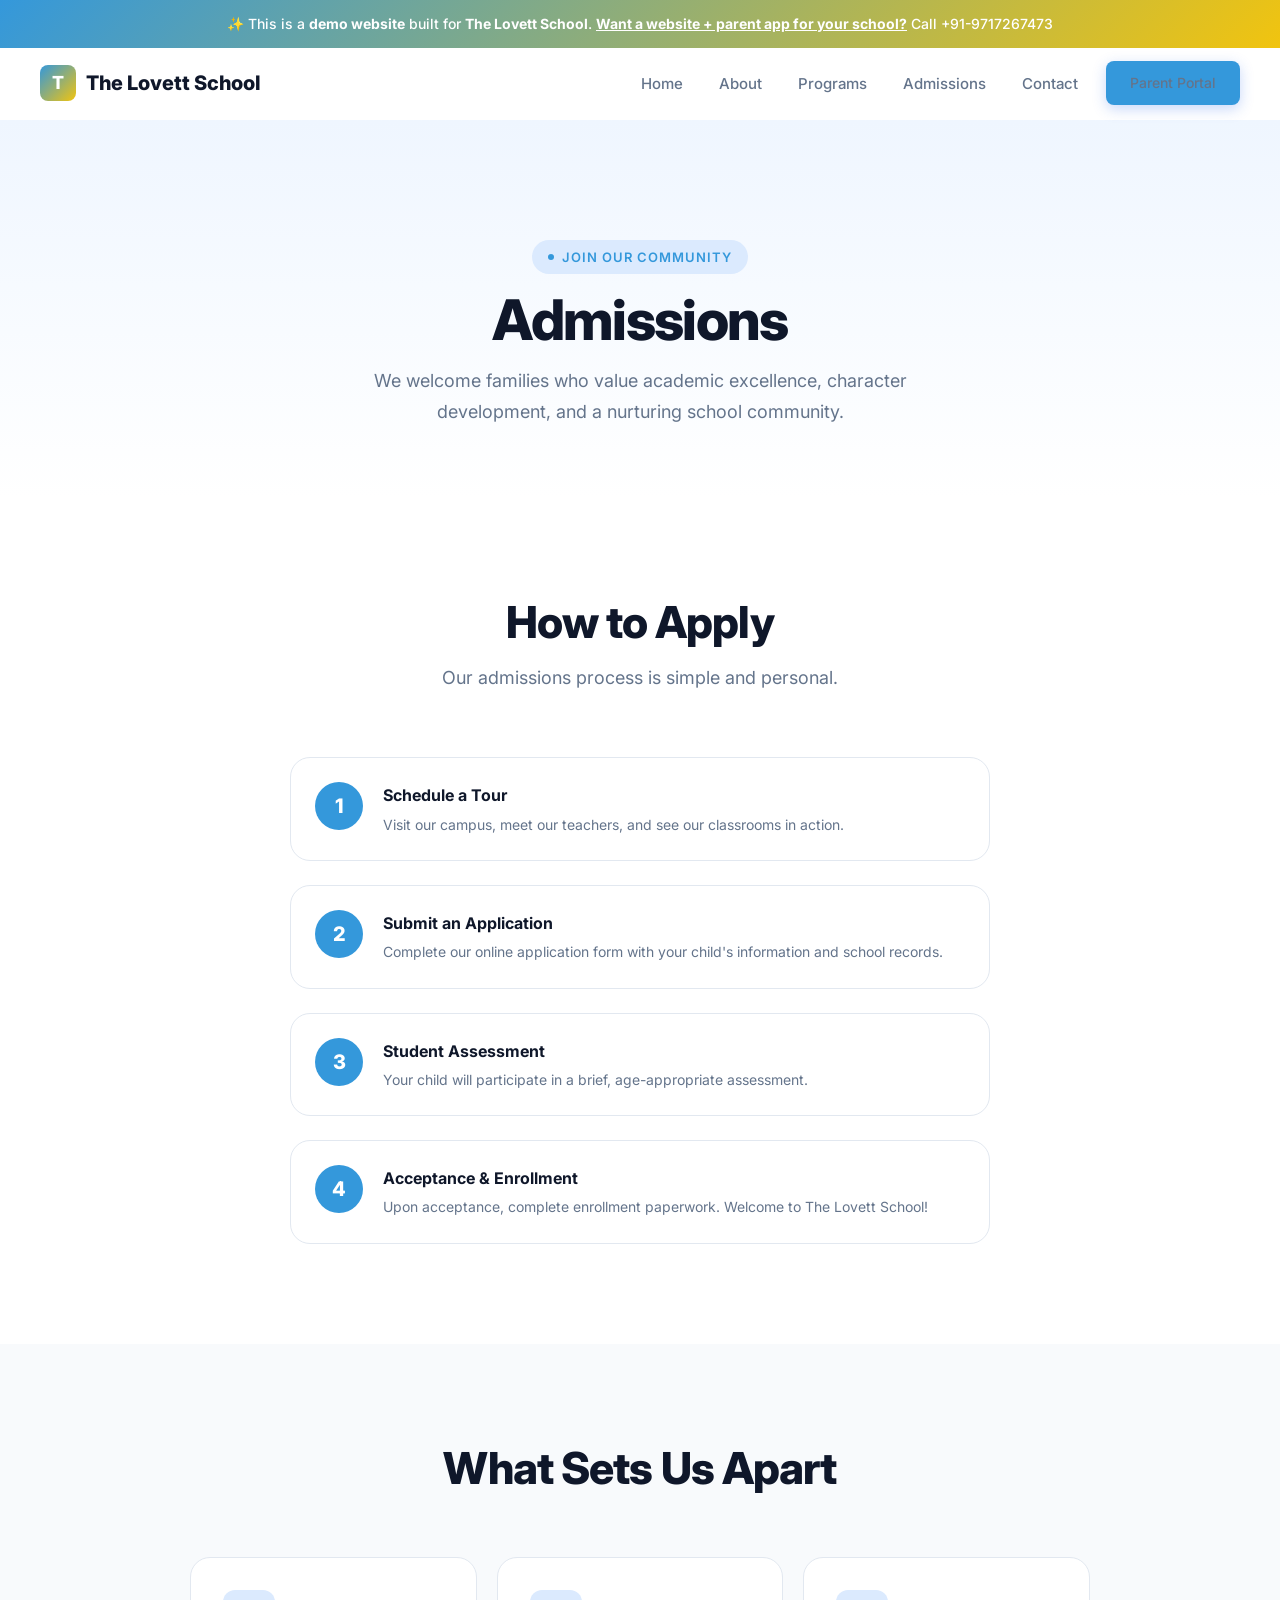
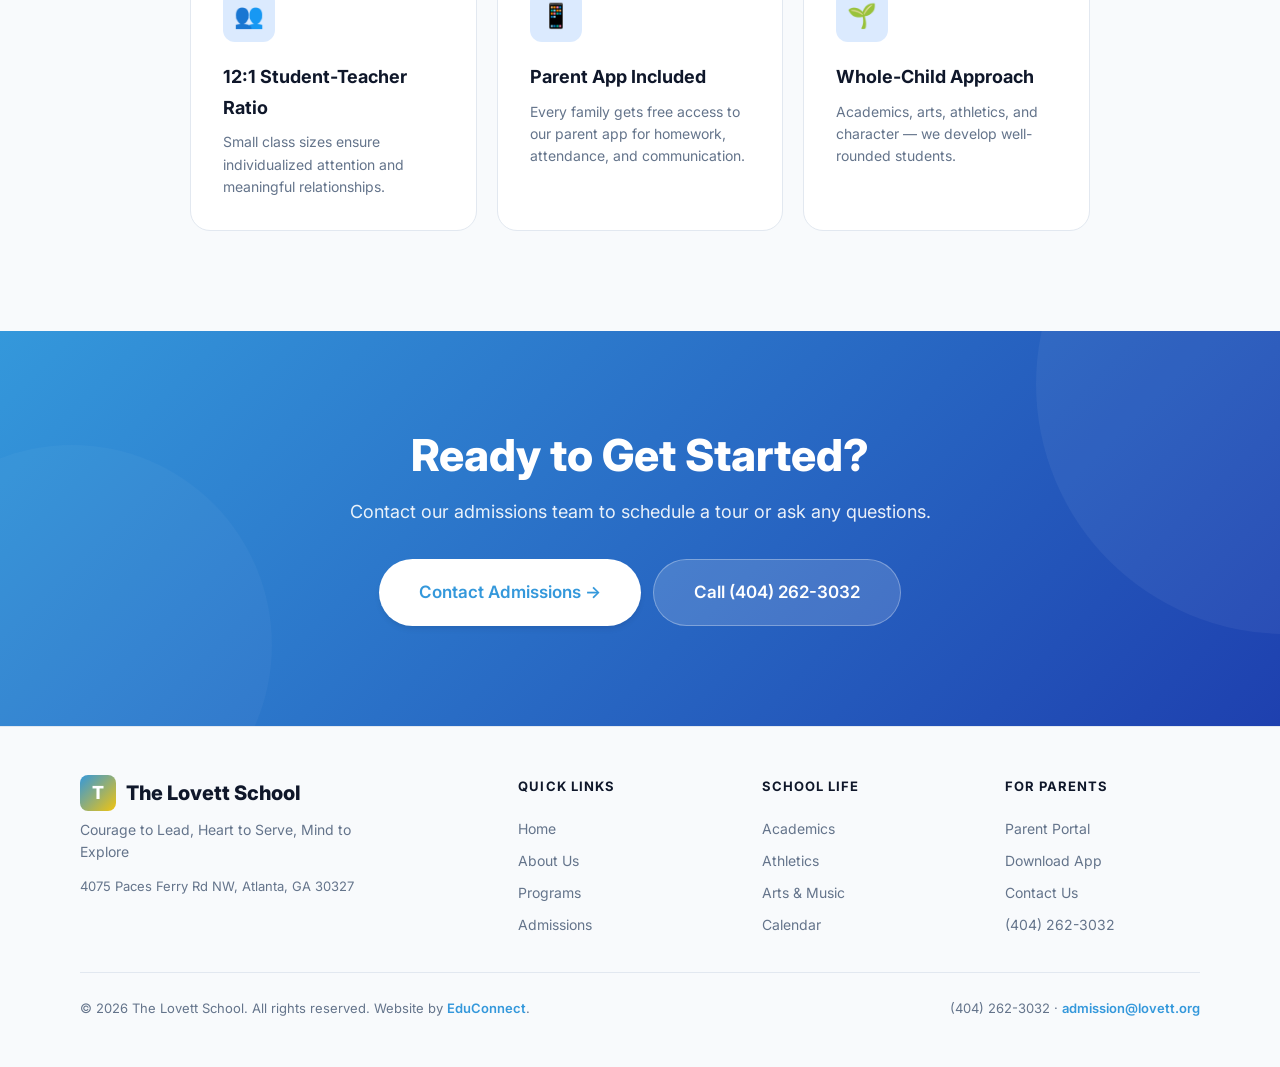
<file: admissions.html>
<!DOCTYPE html><html lang="en"><head>
  <meta charset="UTF-8"><meta name="viewport" content="width=device-width,initial-scale=1.0">
  <title>Admissions — The Lovett School</title>
  <meta name="description" content="Admissions — The Lovett School, a premier school in Atlanta, GA serving Pre-K – 8th Grade.">
  <meta property="og:title" content="Admissions — The Lovett School"><meta property="og:type" content="website">
  <link rel="preconnect" href="https://fonts.googleapis.com"><link rel="preconnect" href="https://fonts.gstatic.com" crossorigin>
  <link href="https://fonts.googleapis.com/css2?family=Inter:wght@400;500;600;700;800&display=swap" rel="stylesheet">
  <link rel="stylesheet" href="/styles.css"><script src="/main.js" defer></script>
</head><body><div class="demo-banner">
  ✨ This is a <strong>demo website</strong> built for <strong>The Lovett School</strong>.
  <a href="mailto:bhupender@myfirststepschool.com">Want a website + parent app for your school?</a> Call +91-9717267473
</div>
<nav class="navbar">
  <a href="/" class="logo"><span class="logo-icon">T</span>The Lovett School</a>
  <div class="nav-links">
    <a href="/">Home</a>
    <a href="/about.html">About</a>
    <a href="/programs.html">Programs</a>
    <a href="/admissions.html">Admissions</a>
    <a href="/contact.html">Contact</a>
    <a href="/parents.html" class="btn btn-primary" style="padding:10px 24px;font-size:14px">Parent Portal</a>
  </div>
  <button class="hamburger" aria-label="Toggle menu"><span></span><span></span><span></span></button>
</nav><main>
<section class="page-hero"><div class="container">
  <div class="badge animate-on-scroll mb-4">Join Our Community</div>
  <h1 class="heading-xl animate-on-scroll mb-4">Admissions</h1>
  <p class="text-lg text-muted max-w-lg mx-auto animate-on-scroll">We welcome families who value academic excellence, character development, and a nurturing school community.</p>
</div></section>
<section class="section-padding"><div class="container">
  <div class="text-center mb-16">
    <h2 class="heading-lg animate-on-scroll mb-4">How to Apply</h2>
    <p class="text-lg text-muted max-w-lg mx-auto animate-on-scroll">Our admissions process is simple and personal.</p>
  </div>
  <div class="admissions-steps">
    <div class="adm-step animate-on-scroll stagger-1"><div class="adm-step-num">1</div><div><h4>Schedule a Tour</h4><p>Visit our campus, meet our teachers, and see our classrooms in action.</p></div></div>
    <div class="adm-step animate-on-scroll stagger-2"><div class="adm-step-num">2</div><div><h4>Submit an Application</h4><p>Complete our online application form with your child's information and school records.</p></div></div>
    <div class="adm-step animate-on-scroll stagger-3"><div class="adm-step-num">3</div><div><h4>Student Assessment</h4><p>Your child will participate in a brief, age-appropriate assessment.</p></div></div>
    <div class="adm-step animate-on-scroll stagger-4"><div class="adm-step-num">4</div><div><h4>Acceptance &amp; Enrollment</h4><p>Upon acceptance, complete enrollment paperwork. Welcome to The Lovett School!</p></div></div>
  </div>
</div></section>
<section class="features-section section-padding"><div class="container">
  <div class="text-center mb-16"><h2 class="heading-lg animate-on-scroll mb-4">What Sets Us Apart</h2></div>
  <div class="features-grid" style="max-width:900px;margin:0 auto">
    <div class="feature-card animate-on-scroll stagger-1"><div class="feature-icon">👥</div><h3>12:1 Student-Teacher Ratio</h3><p>Small class sizes ensure individualized attention and meaningful relationships.</p></div>
    <div class="feature-card animate-on-scroll stagger-2"><div class="feature-icon">📱</div><h3>Parent App Included</h3><p>Every family gets free access to our parent app for homework, attendance, and communication.</p></div>
    <div class="feature-card animate-on-scroll stagger-3"><div class="feature-icon">🌱</div><h3>Whole-Child Approach</h3><p>Academics, arts, athletics, and character — we develop well-rounded students.</p></div>
  </div>
</div></section>
<section class="cta-section"><div class="container"><div class="cta-content animate-on-scroll">
  <h2>Ready to Get Started?</h2>
  <p>Contact our admissions team to schedule a tour or ask any questions.</p>
  <div class="cta-actions">
    <a href="/contact.html" class="btn btn-white btn-lg">Contact Admissions →</a>
    <a href="tel:(404) 262-3032" class="btn btn-lg" style="background:rgba(255,255,255,.15);color:white;border:1px solid rgba(255,255,255,.3)">Call (404) 262-3032</a>
  </div>
</div></div></section>
</main><footer class="footer">
  <div class="container">
    <div class="footer-grid">
      <div class="footer-brand">
        <div class="logo" style="margin-bottom:8px"><span class="logo-icon">T</span>The Lovett School</div>
        <p>Courage to Lead, Heart to Serve, Mind to Explore</p>
        <p style="margin-top:12px;font-size:13px">4075 Paces Ferry Rd NW, Atlanta, GA 30327</p>
      </div>
      <div class="footer-col"><h4>Quick Links</h4><a href="/">Home</a><a href="/about.html">About Us</a><a href="/programs.html">Programs</a><a href="/admissions.html">Admissions</a></div>
      <div class="footer-col"><h4>School Life</h4><a href="/programs.html">Academics</a><a href="/programs.html">Athletics</a><a href="/programs.html">Arts &amp; Music</a><a href="/contact.html">Calendar</a></div>
      <div class="footer-col"><h4>For Parents</h4><a href="/parents.html">Parent Portal</a><a href="/parents.html">Download App</a><a href="/contact.html">Contact Us</a><a href="tel:(404) 262-3032">(404) 262-3032</a></div>
    </div>
    <div class="footer-bottom">
      <p>&copy; 2026 The Lovett School. All rights reserved. Website by <a href="mailto:bhupender@myfirststepschool.com">EduConnect</a>.</p>
      <p>(404) 262-3032 &middot; <a href="mailto:admission@lovett.org">admission@lovett.org</a></p>
    </div>
  </div>
</footer></body></html>
</file>
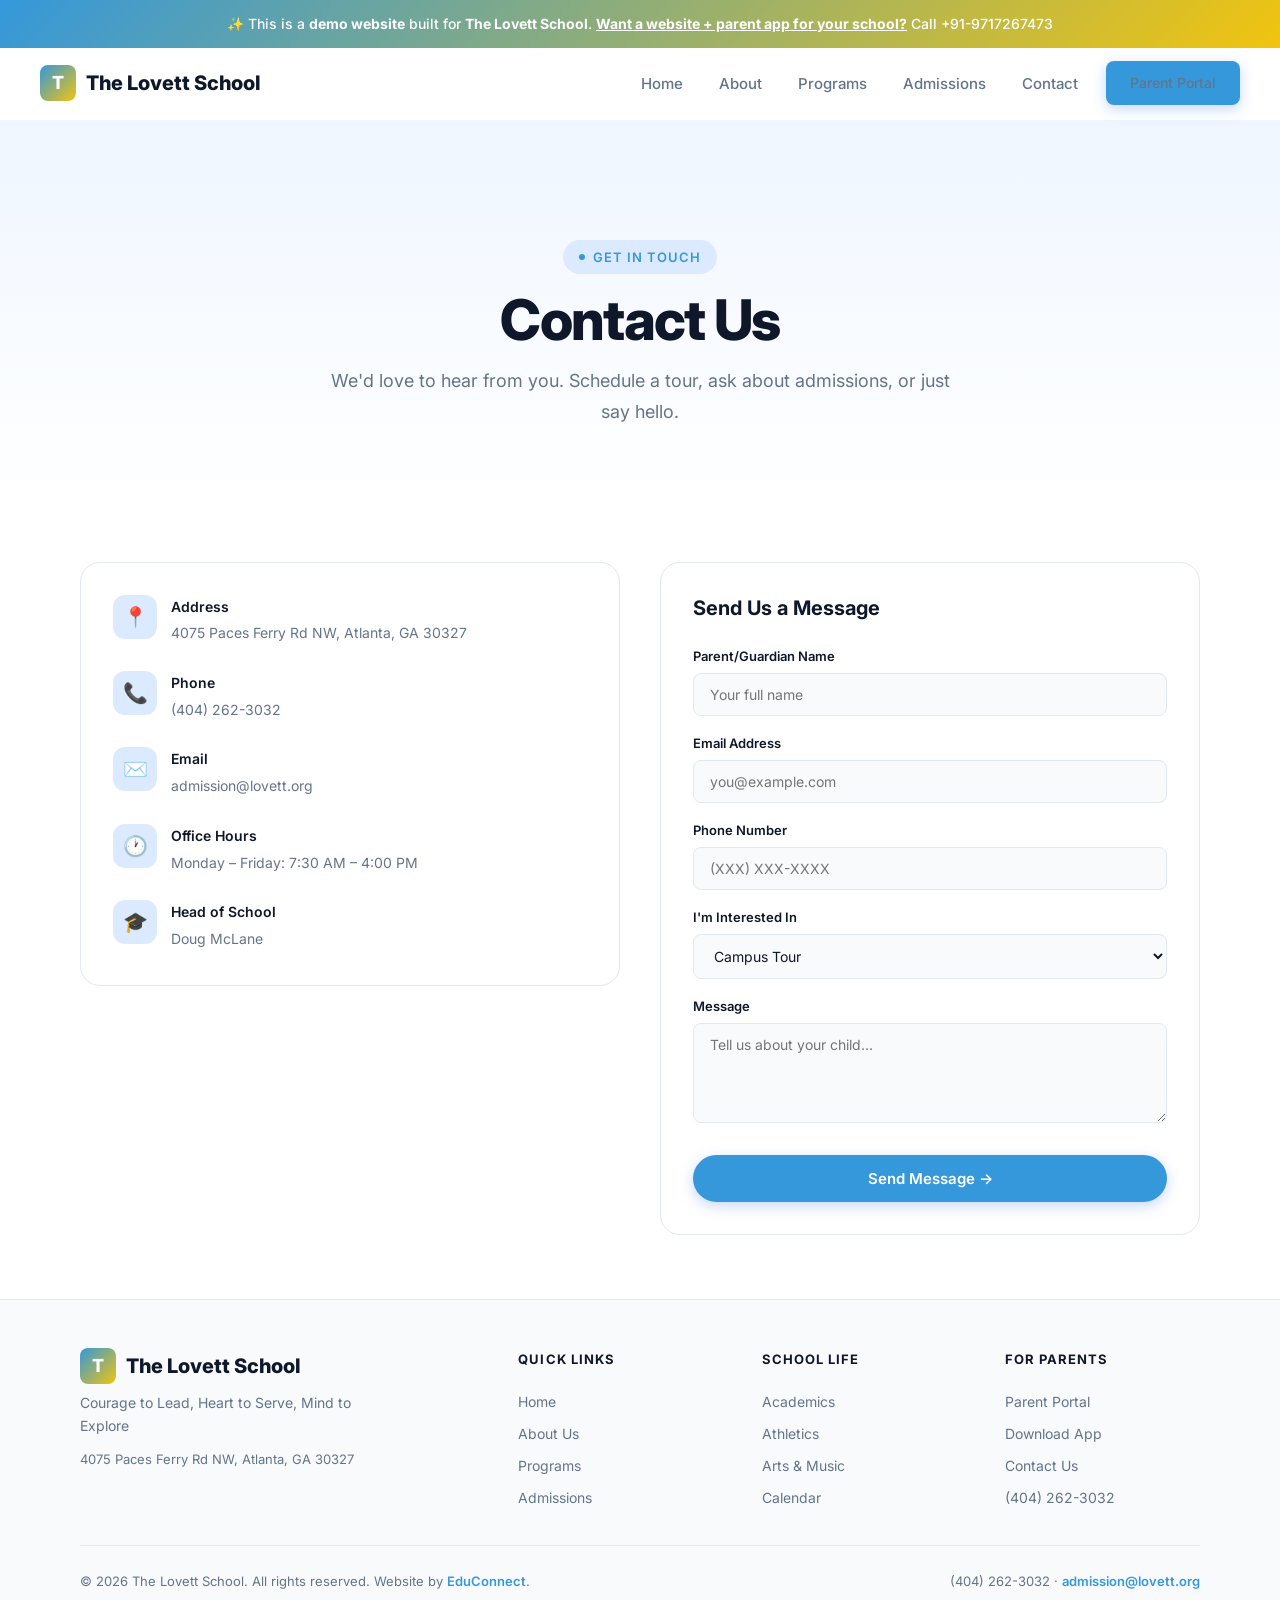
<file: contact.html>
<!DOCTYPE html><html lang="en"><head>
  <meta charset="UTF-8"><meta name="viewport" content="width=device-width,initial-scale=1.0">
  <title>Contact — The Lovett School</title>
  <meta name="description" content="Contact — The Lovett School, a premier school in Atlanta, GA serving Pre-K – 8th Grade.">
  <meta property="og:title" content="Contact — The Lovett School"><meta property="og:type" content="website">
  <link rel="preconnect" href="https://fonts.googleapis.com"><link rel="preconnect" href="https://fonts.gstatic.com" crossorigin>
  <link href="https://fonts.googleapis.com/css2?family=Inter:wght@400;500;600;700;800&display=swap" rel="stylesheet">
  <link rel="stylesheet" href="/styles.css"><script src="/main.js" defer></script>
</head><body><div class="demo-banner">
  ✨ This is a <strong>demo website</strong> built for <strong>The Lovett School</strong>.
  <a href="mailto:bhupender@myfirststepschool.com">Want a website + parent app for your school?</a> Call +91-9717267473
</div>
<nav class="navbar">
  <a href="/" class="logo"><span class="logo-icon">T</span>The Lovett School</a>
  <div class="nav-links">
    <a href="/">Home</a>
    <a href="/about.html">About</a>
    <a href="/programs.html">Programs</a>
    <a href="/admissions.html">Admissions</a>
    <a href="/contact.html">Contact</a>
    <a href="/parents.html" class="btn btn-primary" style="padding:10px 24px;font-size:14px">Parent Portal</a>
  </div>
  <button class="hamburger" aria-label="Toggle menu"><span></span><span></span><span></span></button>
</nav><main>
<section class="page-hero"><div class="container">
  <div class="badge animate-on-scroll mb-4">Get in Touch</div>
  <h1 class="heading-xl animate-on-scroll mb-4">Contact Us</h1>
  <p class="text-lg text-muted max-w-lg mx-auto animate-on-scroll">We'd love to hear from you. Schedule a tour, ask about admissions, or just say hello.</p>
</div></section>
<section class="content-section"><div class="container" style="max-width:1200px"><div class="contact-grid">
  <div>
    <div class="contact-info-card animate-on-scroll mb-8">
      <div class="contact-item"><div class="contact-icon">📍</div><div><h4>Address</h4><p>4075 Paces Ferry Rd NW, Atlanta, GA 30327</p></div></div>
      <div class="contact-item"><div class="contact-icon">📞</div><div><h4>Phone</h4><p>(404) 262-3032</p></div></div>
      <div class="contact-item"><div class="contact-icon">✉️</div><div><h4>Email</h4><p>admission@lovett.org</p></div></div>
      <div class="contact-item"><div class="contact-icon">🕐</div><div><h4>Office Hours</h4><p>Monday – Friday: 7:30 AM – 4:00 PM</p></div></div>
      <div class="contact-item"><div class="contact-icon">🎓</div><div><h4>Head of School</h4><p>Doug McLane</p></div></div>
    </div>
  </div>
  <div class="contact-form animate-on-scroll">
    <h3 class="heading-sm mb-6">Send Us a Message</h3>
    <form action="mailto:admission@lovett.org" method="POST" enctype="text/plain">
      <div class="form-group"><label class="form-label">Parent/Guardian Name</label><input type="text" class="form-input" placeholder="Your full name" required></div>
      <div class="form-group"><label class="form-label">Email Address</label><input type="email" class="form-input" placeholder="you@example.com" required></div>
      <div class="form-group"><label class="form-label">Phone Number</label><input type="tel" class="form-input" placeholder="(XXX) XXX-XXXX"></div>
      <div class="form-group"><label class="form-label">I'm Interested In</label>
        <select class="form-input"><option>Campus Tour</option><option>Admissions Inquiry</option><option>Transfer Student</option><option>General Question</option></select>
      </div>
      <div class="form-group"><label class="form-label">Message</label><textarea class="form-textarea" placeholder="Tell us about your child..." rows="4" required></textarea></div>
      <button type="submit" class="btn btn-primary" style="width:100%">Send Message →</button>
    </form>
  </div>
</div></div></section>
</main><footer class="footer">
  <div class="container">
    <div class="footer-grid">
      <div class="footer-brand">
        <div class="logo" style="margin-bottom:8px"><span class="logo-icon">T</span>The Lovett School</div>
        <p>Courage to Lead, Heart to Serve, Mind to Explore</p>
        <p style="margin-top:12px;font-size:13px">4075 Paces Ferry Rd NW, Atlanta, GA 30327</p>
      </div>
      <div class="footer-col"><h4>Quick Links</h4><a href="/">Home</a><a href="/about.html">About Us</a><a href="/programs.html">Programs</a><a href="/admissions.html">Admissions</a></div>
      <div class="footer-col"><h4>School Life</h4><a href="/programs.html">Academics</a><a href="/programs.html">Athletics</a><a href="/programs.html">Arts &amp; Music</a><a href="/contact.html">Calendar</a></div>
      <div class="footer-col"><h4>For Parents</h4><a href="/parents.html">Parent Portal</a><a href="/parents.html">Download App</a><a href="/contact.html">Contact Us</a><a href="tel:(404) 262-3032">(404) 262-3032</a></div>
    </div>
    <div class="footer-bottom">
      <p>&copy; 2026 The Lovett School. All rights reserved. Website by <a href="mailto:bhupender@myfirststepschool.com">EduConnect</a>.</p>
      <p>(404) 262-3032 &middot; <a href="mailto:admission@lovett.org">admission@lovett.org</a></p>
    </div>
  </div>
</footer></body></html>
</file>
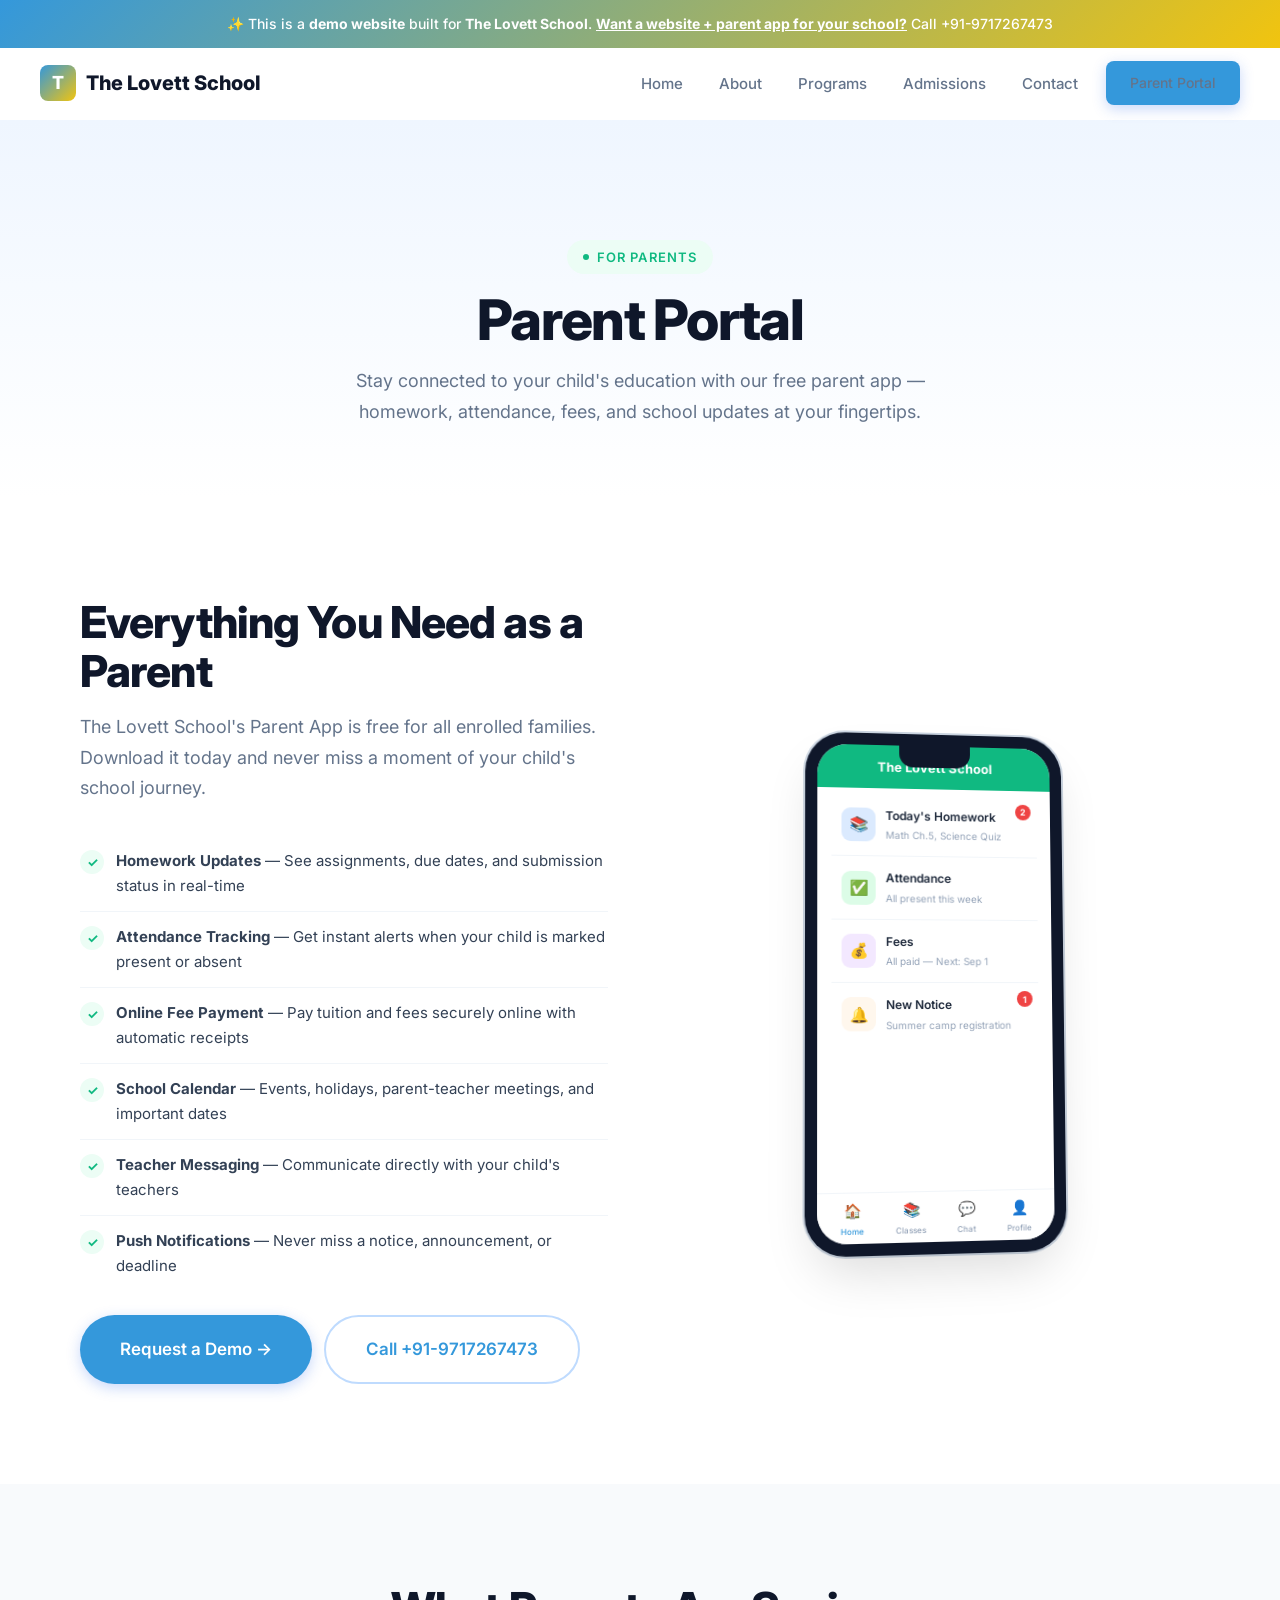
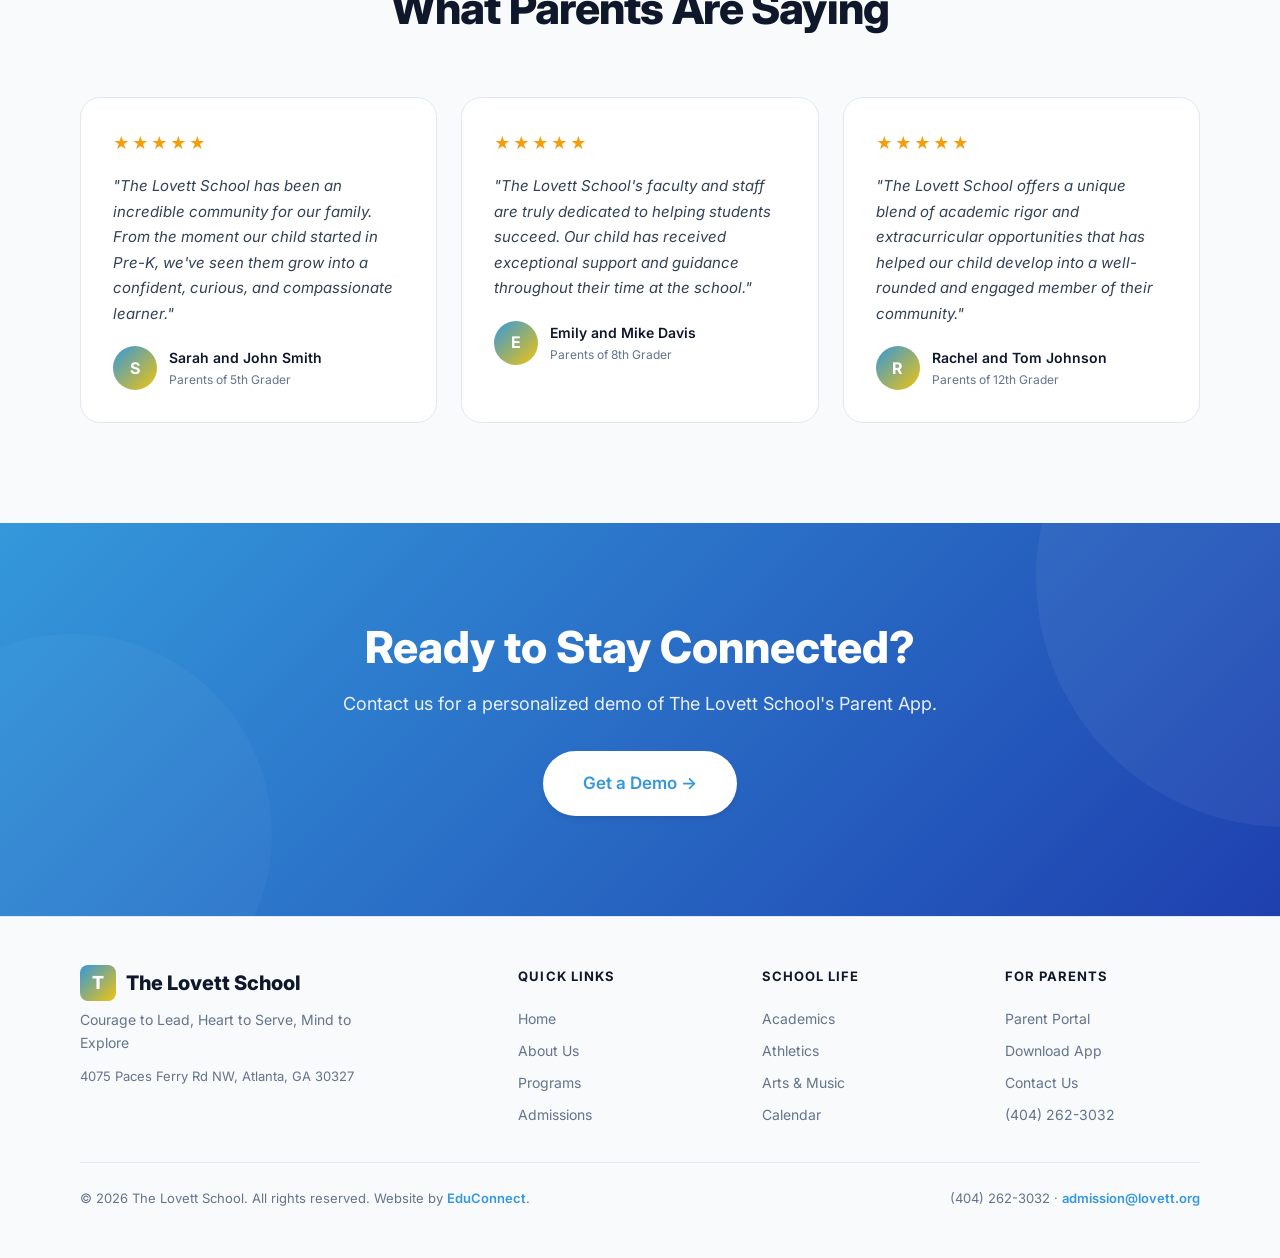
<file: parents.html>
<!DOCTYPE html><html lang="en"><head>
  <meta charset="UTF-8"><meta name="viewport" content="width=device-width,initial-scale=1.0">
  <title>Parent Portal — The Lovett School</title>
  <meta name="description" content="Parent Portal — The Lovett School, a premier school in Atlanta, GA serving Pre-K – 8th Grade.">
  <meta property="og:title" content="Parent Portal — The Lovett School"><meta property="og:type" content="website">
  <link rel="preconnect" href="https://fonts.googleapis.com"><link rel="preconnect" href="https://fonts.gstatic.com" crossorigin>
  <link href="https://fonts.googleapis.com/css2?family=Inter:wght@400;500;600;700;800&display=swap" rel="stylesheet">
  <link rel="stylesheet" href="/styles.css"><script src="/main.js" defer></script>
</head><body><div class="demo-banner">
  ✨ This is a <strong>demo website</strong> built for <strong>The Lovett School</strong>.
  <a href="mailto:bhupender@myfirststepschool.com">Want a website + parent app for your school?</a> Call +91-9717267473
</div>
<nav class="navbar">
  <a href="/" class="logo"><span class="logo-icon">T</span>The Lovett School</a>
  <div class="nav-links">
    <a href="/">Home</a>
    <a href="/about.html">About</a>
    <a href="/programs.html">Programs</a>
    <a href="/admissions.html">Admissions</a>
    <a href="/contact.html">Contact</a>
    <a href="/parents.html" class="btn btn-primary" style="padding:10px 24px;font-size:14px">Parent Portal</a>
  </div>
  <button class="hamburger" aria-label="Toggle menu"><span></span><span></span><span></span></button>
</nav><main>
<section class="page-hero"><div class="container">
  <div class="badge accent animate-on-scroll mb-4">For Parents</div>
  <h1 class="heading-xl animate-on-scroll mb-4">Parent Portal</h1>
  <p class="text-lg text-muted max-w-lg mx-auto animate-on-scroll">Stay connected to your child's education with our free parent app — homework, attendance, fees, and school updates at your fingertips.</p>
</div></section>
<section class="portal-section section-padding"><div class="container"><div class="portal-grid">
  <div>
    <h2 class="heading-lg animate-on-scroll mb-4">Everything You Need as a Parent</h2>
    <p class="text-lg text-muted animate-on-scroll mb-8">The Lovett School's Parent App is free for all enrolled families. Download it today and never miss a moment of your child's school journey.</p>
    <ul class="portal-features animate-on-scroll">
      <li><span class="pf-icon">✓</span><div><strong>Homework Updates</strong> — See assignments, due dates, and submission status in real-time</div></li>
      <li><span class="pf-icon">✓</span><div><strong>Attendance Tracking</strong> — Get instant alerts when your child is marked present or absent</div></li>
      <li><span class="pf-icon">✓</span><div><strong>Online Fee Payment</strong> — Pay tuition and fees securely online with automatic receipts</div></li>
      <li><span class="pf-icon">✓</span><div><strong>School Calendar</strong> — Events, holidays, parent-teacher meetings, and important dates</div></li>
      <li><span class="pf-icon">✓</span><div><strong>Teacher Messaging</strong> — Communicate directly with your child's teachers</div></li>
      <li><span class="pf-icon">✓</span><div><strong>Push Notifications</strong> — Never miss a notice, announcement, or deadline</div></li>
    </ul>
    <div class="animate-on-scroll" style="display:flex;gap:12px;flex-wrap:wrap;margin-top:24px">
      <a href="mailto:bhupender@myfirststepschool.com?subject=Parent App Demo" class="btn btn-primary btn-lg">Request a Demo →</a>
      <a href="tel:+919717267473" class="btn btn-outline btn-lg">Call +91-9717267473</a>
    </div>
  </div>
  <div class="animate-on-scroll" style="display:flex;justify-content:center">
    <div class="phone-mockup" style="transform:perspective(1000px) rotateY(6deg) rotateX(3deg)"><div class="phone-screen">
      <div class="phone-status-bar" style="background:var(--accent)">The Lovett School</div>
      <div class="phone-screen-content">
        <div class="phone-nav-item"><div class="phone-nav-icon blue">📚</div><div><div class="phone-nav-label">Today's Homework</div><div class="phone-nav-sub">Math Ch.5, Science Quiz</div></div><div class="phone-badge">2</div></div>
        <div class="phone-nav-item"><div class="phone-nav-icon green">✅</div><div><div class="phone-nav-label">Attendance</div><div class="phone-nav-sub">All present this week</div></div></div>
        <div class="phone-nav-item"><div class="phone-nav-icon purple">💰</div><div><div class="phone-nav-label">Fees</div><div class="phone-nav-sub">All paid — Next: Sep 1</div></div></div>
        <div class="phone-nav-item"><div class="phone-nav-icon orange">🔔</div><div><div class="phone-nav-label">New Notice</div><div class="phone-nav-sub">Summer camp registration</div></div><div class="phone-badge">1</div></div>
      </div>
      <div class="phone-bottom-bar">
        <div class="phone-tab active"><div style="font-size:14px">🏠</div>Home</div>
        <div class="phone-tab"><div style="font-size:14px">📚</div>Classes</div>
        <div class="phone-tab"><div style="font-size:14px">💬</div>Chat</div>
        <div class="phone-tab"><div style="font-size:14px">👤</div>Profile</div>
      </div>
    </div></div>
  </div>
</div></div></section>
<section class="testimonials-section section-padding"><div class="container">
  <div class="text-center mb-16"><h2 class="heading-lg animate-on-scroll mb-4">What Parents Are Saying</h2></div>
  <div class="testimonials-grid">
      <div class="testimonial-card animate-on-scroll stagger-1">
        <div class="stars"><span class="star">★</span><span class="star">★</span><span class="star">★</span><span class="star">★</span><span class="star">★</span></div>
        <p class="testimonial-text">"The Lovett School has been an incredible community for our family. From the moment our child started in Pre-K, we've seen them grow into a confident, curious, and compassionate learner."</p>
        <div class="testimonial-author"><div class="author-avatar">S</div>
        <div class="author-info"><div class="author-name">Sarah and John Smith</div><div class="author-role">Parents of 5th Grader</div></div></div>
      </div>
      <div class="testimonial-card animate-on-scroll stagger-2">
        <div class="stars"><span class="star">★</span><span class="star">★</span><span class="star">★</span><span class="star">★</span><span class="star">★</span></div>
        <p class="testimonial-text">"The Lovett School's faculty and staff are truly dedicated to helping students succeed. Our child has received exceptional support and guidance throughout their time at the school."</p>
        <div class="testimonial-author"><div class="author-avatar">E</div>
        <div class="author-info"><div class="author-name">Emily and Mike Davis</div><div class="author-role">Parents of 8th Grader</div></div></div>
      </div>
      <div class="testimonial-card animate-on-scroll stagger-3">
        <div class="stars"><span class="star">★</span><span class="star">★</span><span class="star">★</span><span class="star">★</span><span class="star">★</span></div>
        <p class="testimonial-text">"The Lovett School offers a unique blend of academic rigor and extracurricular opportunities that has helped our child develop into a well-rounded and engaged member of their community."</p>
        <div class="testimonial-author"><div class="author-avatar">R</div>
        <div class="author-info"><div class="author-name">Rachel and Tom Johnson</div><div class="author-role">Parents of 12th Grader</div></div></div>
      </div></div>
</div></section>
<section class="cta-section"><div class="container"><div class="cta-content animate-on-scroll">
  <h2>Ready to Stay Connected?</h2>
  <p>Contact us for a personalized demo of The Lovett School's Parent App.</p>
  <div class="cta-actions"><a href="mailto:bhupender@myfirststepschool.com?subject=Demo Request" class="btn btn-white btn-lg">Get a Demo →</a></div>
</div></div></section>
</main><footer class="footer">
  <div class="container">
    <div class="footer-grid">
      <div class="footer-brand">
        <div class="logo" style="margin-bottom:8px"><span class="logo-icon">T</span>The Lovett School</div>
        <p>Courage to Lead, Heart to Serve, Mind to Explore</p>
        <p style="margin-top:12px;font-size:13px">4075 Paces Ferry Rd NW, Atlanta, GA 30327</p>
      </div>
      <div class="footer-col"><h4>Quick Links</h4><a href="/">Home</a><a href="/about.html">About Us</a><a href="/programs.html">Programs</a><a href="/admissions.html">Admissions</a></div>
      <div class="footer-col"><h4>School Life</h4><a href="/programs.html">Academics</a><a href="/programs.html">Athletics</a><a href="/programs.html">Arts &amp; Music</a><a href="/contact.html">Calendar</a></div>
      <div class="footer-col"><h4>For Parents</h4><a href="/parents.html">Parent Portal</a><a href="/parents.html">Download App</a><a href="/contact.html">Contact Us</a><a href="tel:(404) 262-3032">(404) 262-3032</a></div>
    </div>
    <div class="footer-bottom">
      <p>&copy; 2026 The Lovett School. All rights reserved. Website by <a href="mailto:bhupender@myfirststepschool.com">EduConnect</a>.</p>
      <p>(404) 262-3032 &middot; <a href="mailto:admission@lovett.org">admission@lovett.org</a></p>
    </div>
  </div>
</footer></body></html>
</file>
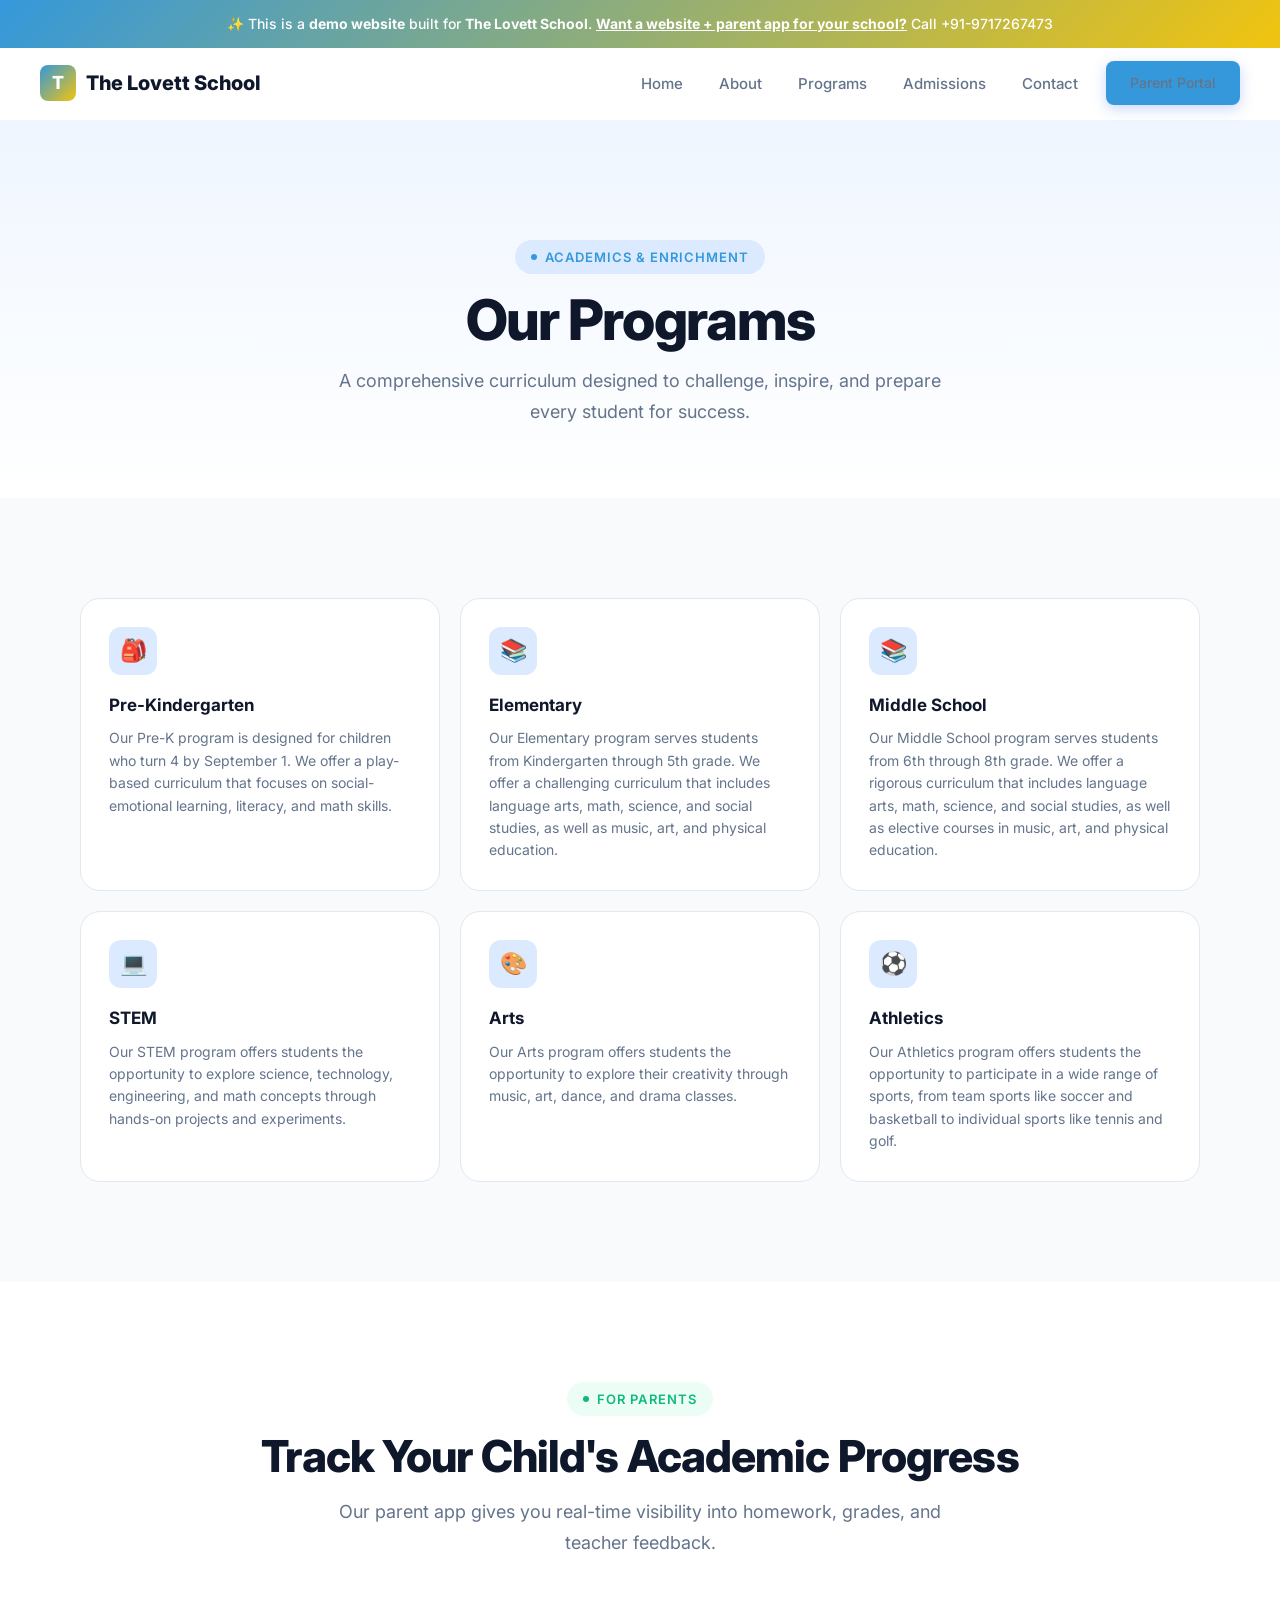
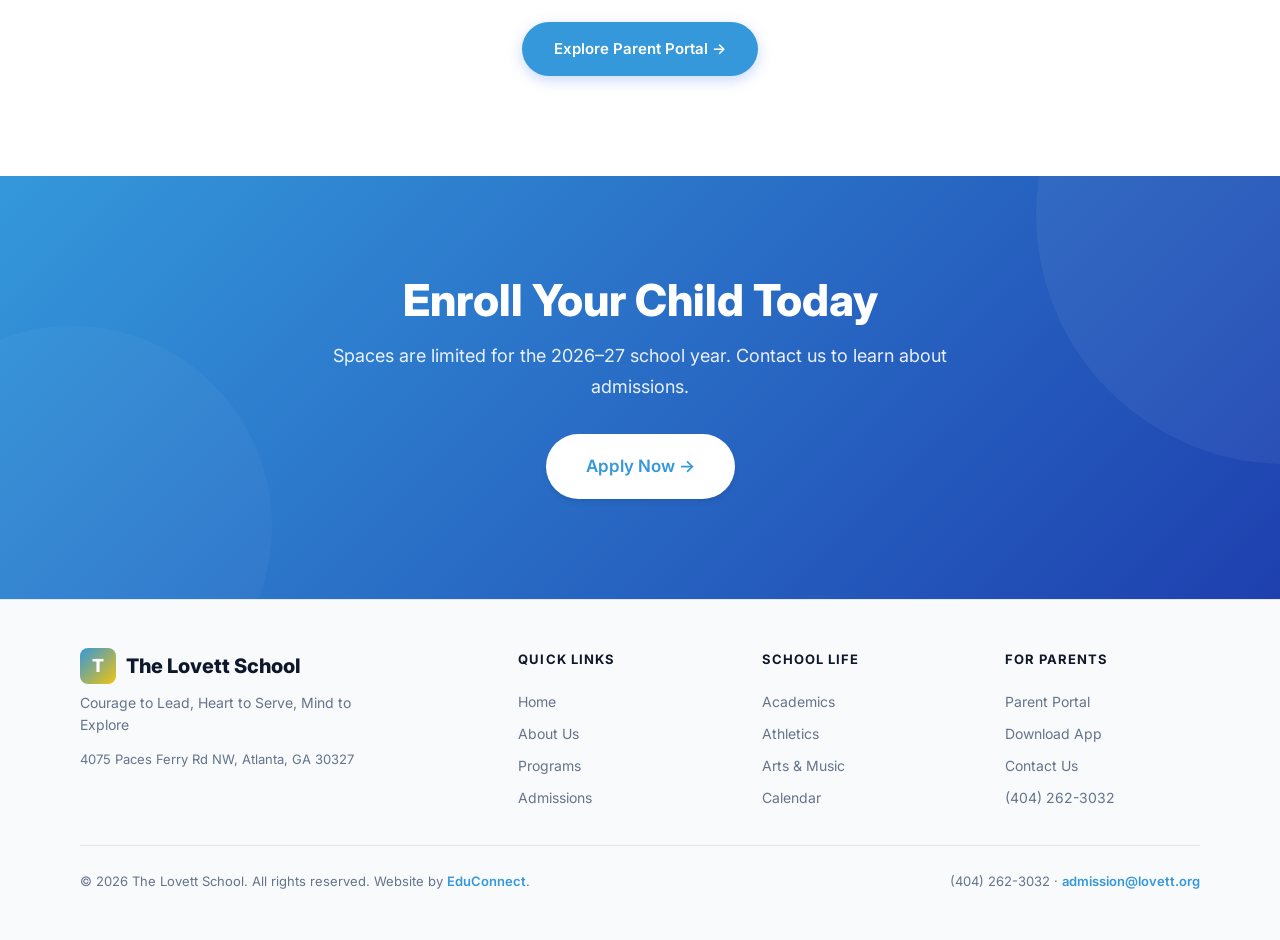
<file: programs.html>
<!DOCTYPE html><html lang="en"><head>
  <meta charset="UTF-8"><meta name="viewport" content="width=device-width,initial-scale=1.0">
  <title>Programs — The Lovett School</title>
  <meta name="description" content="Programs — The Lovett School, a premier school in Atlanta, GA serving Pre-K – 8th Grade.">
  <meta property="og:title" content="Programs — The Lovett School"><meta property="og:type" content="website">
  <link rel="preconnect" href="https://fonts.googleapis.com"><link rel="preconnect" href="https://fonts.gstatic.com" crossorigin>
  <link href="https://fonts.googleapis.com/css2?family=Inter:wght@400;500;600;700;800&display=swap" rel="stylesheet">
  <link rel="stylesheet" href="/styles.css"><script src="/main.js" defer></script>
</head><body><div class="demo-banner">
  ✨ This is a <strong>demo website</strong> built for <strong>The Lovett School</strong>.
  <a href="mailto:bhupender@myfirststepschool.com">Want a website + parent app for your school?</a> Call +91-9717267473
</div>
<nav class="navbar">
  <a href="/" class="logo"><span class="logo-icon">T</span>The Lovett School</a>
  <div class="nav-links">
    <a href="/">Home</a>
    <a href="/about.html">About</a>
    <a href="/programs.html">Programs</a>
    <a href="/admissions.html">Admissions</a>
    <a href="/contact.html">Contact</a>
    <a href="/parents.html" class="btn btn-primary" style="padding:10px 24px;font-size:14px">Parent Portal</a>
  </div>
  <button class="hamburger" aria-label="Toggle menu"><span></span><span></span><span></span></button>
</nav><main>
<section class="page-hero"><div class="container">
  <div class="badge animate-on-scroll mb-4">Academics &amp; Enrichment</div>
  <h1 class="heading-xl animate-on-scroll mb-4">Our Programs</h1>
  <p class="text-lg text-muted max-w-lg mx-auto animate-on-scroll">A comprehensive curriculum designed to challenge, inspire, and prepare every student for success.</p>
</div></section>
<section class="section-padding" style="background:var(--bg-alt)"><div class="container">
  <div class="programs-grid">
      <div class="program-card animate-on-scroll stagger-1">
        <div class="program-icon">🎒</div><h3>Pre-Kindergarten</h3><p>Our Pre-K program is designed for children who turn 4 by September 1. We offer a play-based curriculum that focuses on social-emotional learning, literacy, and math skills.</p>
      </div>
      <div class="program-card animate-on-scroll stagger-2">
        <div class="program-icon">📚</div><h3>Elementary</h3><p>Our Elementary program serves students from Kindergarten through 5th grade. We offer a challenging curriculum that includes language arts, math, science, and social studies, as well as music, art, and physical education.</p>
      </div>
      <div class="program-card animate-on-scroll stagger-3">
        <div class="program-icon">📚</div><h3>Middle School</h3><p>Our Middle School program serves students from 6th through 8th grade. We offer a rigorous curriculum that includes language arts, math, science, and social studies, as well as elective courses in music, art, and physical education.</p>
      </div>
      <div class="program-card animate-on-scroll stagger-4">
        <div class="program-icon">💻</div><h3>STEM</h3><p>Our STEM program offers students the opportunity to explore science, technology, engineering, and math concepts through hands-on projects and experiments.</p>
      </div>
      <div class="program-card animate-on-scroll stagger-5">
        <div class="program-icon">🎨</div><h3>Arts</h3><p>Our Arts program offers students the opportunity to explore their creativity through music, art, dance, and drama classes.</p>
      </div>
      <div class="program-card animate-on-scroll stagger-6">
        <div class="program-icon">⚽️</div><h3>Athletics</h3><p>Our Athletics program offers students the opportunity to participate in a wide range of sports, from team sports like soccer and basketball to individual sports like tennis and golf.</p>
      </div></div>
</div></section>
<section class="portal-section section-padding"><div class="container">
  <div class="text-center mb-16">
    <div class="badge accent animate-on-scroll mb-4">For Parents</div>
    <h2 class="heading-lg animate-on-scroll mb-4">Track Your Child's Academic Progress</h2>
    <p class="text-lg text-muted max-w-lg mx-auto animate-on-scroll">Our parent app gives you real-time visibility into homework, grades, and teacher feedback.</p>
  </div>
  <div class="text-center animate-on-scroll"><a href="/parents.html" class="btn btn-primary">Explore Parent Portal →</a></div>
</div></section>
<section class="cta-section"><div class="container"><div class="cta-content animate-on-scroll">
  <h2>Enroll Your Child Today</h2>
  <p>Spaces are limited for the 2026–27 school year. Contact us to learn about admissions.</p>
  <div class="cta-actions"><a href="/admissions.html" class="btn btn-white btn-lg">Apply Now →</a></div>
</div></div></section>
</main><footer class="footer">
  <div class="container">
    <div class="footer-grid">
      <div class="footer-brand">
        <div class="logo" style="margin-bottom:8px"><span class="logo-icon">T</span>The Lovett School</div>
        <p>Courage to Lead, Heart to Serve, Mind to Explore</p>
        <p style="margin-top:12px;font-size:13px">4075 Paces Ferry Rd NW, Atlanta, GA 30327</p>
      </div>
      <div class="footer-col"><h4>Quick Links</h4><a href="/">Home</a><a href="/about.html">About Us</a><a href="/programs.html">Programs</a><a href="/admissions.html">Admissions</a></div>
      <div class="footer-col"><h4>School Life</h4><a href="/programs.html">Academics</a><a href="/programs.html">Athletics</a><a href="/programs.html">Arts &amp; Music</a><a href="/contact.html">Calendar</a></div>
      <div class="footer-col"><h4>For Parents</h4><a href="/parents.html">Parent Portal</a><a href="/parents.html">Download App</a><a href="/contact.html">Contact Us</a><a href="tel:(404) 262-3032">(404) 262-3032</a></div>
    </div>
    <div class="footer-bottom">
      <p>&copy; 2026 The Lovett School. All rights reserved. Website by <a href="mailto:bhupender@myfirststepschool.com">EduConnect</a>.</p>
      <p>(404) 262-3032 &middot; <a href="mailto:admission@lovett.org">admission@lovett.org</a></p>
    </div>
  </div>
</footer></body></html>
</file>
<file: styles.css>
/* ===== DESIGN SYSTEM — LIGHT PROFESSIONAL ===== */
:root{
  --primary:#3498db;--primary-50:#eff6ff;--primary-100:#dbeafe;--primary-200:#bfdbfe;
  --primary-500:#3498db;--primary-600:#1d4ed8;--primary-700:#1e40af;
  --secondary:#f1c40f;--accent:#10b981;--accent-50:#ecfdf5;
  --white:#fff;--gray-50:#f8fafc;--gray-100:#f1f5f9;--gray-200:#e2e8f0;--gray-300:#cbd5e1;
  --gray-400:#94a3b8;--gray-500:#64748b;--gray-600:#475569;--gray-700:#334155;
  --gray-800:#1e293b;--gray-900:#0f172a;
  --bg:var(--white);--bg-alt:var(--gray-50);--text:var(--gray-700);
  --text-heading:var(--gray-900);--text-muted:var(--gray-500);--border:var(--gray-200);
  --shadow-sm:0 1px 3px rgba(0,0,0,.06),0 1px 2px rgba(0,0,0,.04);
  --shadow-md:0 4px 6px -1px rgba(0,0,0,.07),0 2px 4px -2px rgba(0,0,0,.05);
  --shadow-lg:0 10px 15px -3px rgba(0,0,0,.08),0 4px 6px -4px rgba(0,0,0,.04);
  --shadow-xl:0 20px 25px -5px rgba(0,0,0,.08),0 8px 10px -6px rgba(0,0,0,.04);
  --shadow-2xl:0 25px 50px -12px rgba(0,0,0,.15);
  --shadow-primary:0 4px 14px rgba(37,99,235,.25);
  --radius-sm:8px;--radius-md:12px;--radius-lg:16px;--radius-xl:20px;--radius-2xl:24px;--radius-full:9999px;
  --font:'Inter',-apple-system,BlinkMacSystemFont,'Segoe UI',sans-serif;
}
*,*::before,*::after{margin:0;padding:0;box-sizing:border-box}
html{scroll-behavior:smooth;-webkit-font-smoothing:antialiased}
body{font-family:var(--font);background:var(--bg);color:var(--text);line-height:1.7;overflow-x:hidden;font-size:16px}
a{color:inherit;text-decoration:none}img{max-width:100%;display:block}button{font-family:inherit;cursor:pointer}
.container{max-width:1200px;margin:0 auto;padding:0 24px}
@media(min-width:768px){.container{padding:0 40px}}
.section-padding{padding:80px 0}
@media(min-width:768px){.section-padding{padding:100px 0}}
.badge{display:inline-flex;align-items:center;gap:8px;padding:6px 16px;font-size:13px;font-weight:600;text-transform:uppercase;letter-spacing:.08em;border-radius:var(--radius-full);background:var(--primary-100);color:var(--primary)}
.badge::before{content:'';width:6px;height:6px;border-radius:50%;background:var(--primary);animation:pulse 2s infinite}
.badge.accent{background:var(--accent-50);color:var(--accent)}.badge.accent::before{background:var(--accent)}
.heading-xl{font-size:clamp(32px,5vw,56px);font-weight:800;line-height:1.08;letter-spacing:-.03em;color:var(--text-heading)}
.heading-lg{font-size:clamp(28px,4vw,44px);font-weight:800;line-height:1.12;letter-spacing:-.02em;color:var(--text-heading)}
.heading-md{font-size:clamp(22px,3vw,32px);font-weight:700;line-height:1.2;color:var(--text-heading)}
.heading-sm{font-size:20px;font-weight:700;line-height:1.3;color:var(--text-heading)}
.text-lg{font-size:18px;line-height:1.7;color:var(--text)}
.text-base{font-size:16px;line-height:1.7;color:var(--text)}
.text-sm{font-size:14px;line-height:1.6;color:var(--text-muted)}
.text-center{text-align:center}.text-muted{color:var(--text-muted)}
.gradient-text{background:linear-gradient(135deg,var(--primary),var(--secondary));-webkit-background-clip:text;-webkit-text-fill-color:transparent;background-clip:text}
.max-w-lg{max-width:640px}.mx-auto{margin-left:auto;margin-right:auto}
.mb-4{margin-bottom:16px}.mb-6{margin-bottom:24px}.mb-8{margin-bottom:32px}
.mb-12{margin-bottom:48px}.mb-16{margin-bottom:64px}
.btn{display:inline-flex;align-items:center;justify-content:center;gap:8px;padding:14px 32px;font-size:15px;font-weight:600;border-radius:var(--radius-full);border:none;cursor:pointer;transition:all .25s cubic-bezier(.4,0,.2,1);text-decoration:none;white-space:nowrap}
.btn-primary{background:var(--primary);color:var(--white);box-shadow:var(--shadow-primary)}
.btn-primary:hover{background:var(--primary-600);transform:translateY(-2px);box-shadow:0 8px 24px rgba(37,99,235,.3)}
.btn-lg{padding:18px 40px;font-size:17px}
.btn-outline{background:transparent;color:var(--primary);border:2px solid var(--primary-200)}
.btn-outline:hover{background:var(--primary-50);border-color:var(--primary);transform:translateY(-2px)}
.btn-white{background:var(--white);color:var(--primary);box-shadow:var(--shadow-md)}
.btn-white:hover{transform:translateY(-2px);box-shadow:var(--shadow-lg)}
.demo-banner{background:linear-gradient(135deg,var(--primary),var(--secondary));color:var(--white);text-align:center;padding:12px 24px;font-size:14px;font-weight:500;position:relative;z-index:200}
.demo-banner strong{font-weight:700}.demo-banner a{color:var(--white);text-decoration:underline;font-weight:700}
.navbar{position:sticky;top:0;z-index:100;display:flex;justify-content:space-between;align-items:center;padding:0 24px;height:72px;background:rgba(255,255,255,.92);backdrop-filter:blur(20px) saturate(180%);border-bottom:1px solid transparent;transition:all .3s ease}
@media(min-width:768px){.navbar{padding:0 40px}}
.navbar.scrolled{border-bottom-color:var(--border);box-shadow:var(--shadow-sm)}
.logo{display:flex;align-items:center;gap:10px;font-size:18px;font-weight:800;color:var(--text-heading)}
@media(min-width:768px){.logo{font-size:20px}}
.logo-icon{width:36px;height:36px;border-radius:var(--radius-sm);background:linear-gradient(135deg,var(--primary),var(--secondary));display:flex;align-items:center;justify-content:center;color:white;font-size:18px;font-weight:800}
.nav-links{display:flex;gap:4px;align-items:center}
.nav-links a{padding:8px 16px;font-size:15px;font-weight:500;color:var(--text-muted);border-radius:var(--radius-sm);transition:all .2s ease}
.nav-links a:hover{color:var(--text-heading);background:var(--gray-50)}
.nav-links .btn{margin-left:8px}
.hamburger{display:none;background:none;border:none;padding:8px;min-height:44px;min-width:44px;flex-direction:column;justify-content:center;align-items:center}
.hamburger span{display:block;width:22px;height:2px;background:var(--gray-700);margin:3px 0;transition:all .3s ease;border-radius:2px}
.hamburger.active span:nth-child(1){transform:rotate(45deg) translate(4px,4px)}
.hamburger.active span:nth-child(2){opacity:0}
.hamburger.active span:nth-child(3){transform:rotate(-45deg) translate(4px,-4px)}
@media(max-width:768px){.hamburger{display:flex}.nav-links{display:none;position:fixed;top:72px;left:0;right:0;bottom:0;background:var(--white);flex-direction:column;align-items:center;justify-content:center;gap:16px;z-index:200}.nav-links.open{display:flex}.nav-links a{font-size:18px;padding:12px 24px}}
.hero{position:relative;overflow:hidden;background:linear-gradient(180deg,var(--primary-50) 0%,var(--white) 100%)}
.hero-inner{display:grid;grid-template-columns:1fr;gap:48px;align-items:center;padding:60px 0 80px}
@media(min-width:1024px){.hero-inner{grid-template-columns:1fr 1fr;gap:64px;padding:80px 0 100px}}
.hero-content{max-width:560px}
@media(max-width:1023px){.hero-content{text-align:center;margin:0 auto}}
.hero-actions{display:flex;gap:12px;flex-wrap:wrap}
@media(max-width:1023px){.hero-actions{justify-content:center}}
.hero-visual{display:flex;justify-content:center;align-items:center;position:relative}
.school-illustration{position:relative;width:100%;max-width:480px;aspect-ratio:4/3;border-radius:var(--radius-2xl);overflow:hidden;background:linear-gradient(135deg,var(--primary-100),var(--primary-50));border:1px solid var(--primary-200);box-shadow:var(--shadow-xl)}
.school-illustration-inner{width:100%;height:100%;display:flex;flex-direction:column;align-items:center;justify-content:center;gap:16px;padding:32px}
.school-building{font-size:80px;line-height:1}
.school-illustration h3{font-size:18px;font-weight:700;color:var(--primary-700);text-align:center}
.school-illustration p{font-size:13px;color:var(--primary-600);text-align:center;font-weight:500}
.hero-info-cards{display:flex;gap:12px;flex-wrap:wrap;margin-top:20px}
@media(max-width:1023px){.hero-info-cards{justify-content:center}}
.info-chip{display:flex;align-items:center;gap:6px;padding:8px 16px;background:var(--white);border:1px solid var(--border);border-radius:var(--radius-full);font-size:13px;font-weight:500;color:var(--gray-600);box-shadow:var(--shadow-sm)}
.info-chip .ic-icon{font-size:16px}
.float-card{position:absolute;background:var(--white);border-radius:var(--radius-lg);box-shadow:var(--shadow-xl);padding:14px 18px;display:flex;align-items:center;gap:10px;font-size:13px;font-weight:600;color:var(--gray-800);animation:float-gentle 4s ease-in-out infinite;z-index:5;white-space:nowrap}
.float-card.card-1{top:10%;right:-20px;animation-delay:0s}
.float-card.card-2{bottom:20%;left:-30px;animation-delay:1.5s}
.float-card.card-3{top:55%;right:-30px;animation-delay:3s}
.float-card .fc-icon{width:32px;height:32px;border-radius:8px;display:flex;align-items:center;justify-content:center;font-size:15px}
.float-card .fc-icon.green{background:#dcfce7;color:#16a34a}
.float-card .fc-icon.blue{background:var(--primary-100);color:var(--primary)}
.float-card .fc-icon.purple{background:#f3e8ff;color:#9333ea}
.welcome-section{background:var(--white)}
.welcome-grid{display:grid;grid-template-columns:1fr;gap:40px;align-items:center}
@media(min-width:768px){.welcome-grid{grid-template-columns:auto 1fr;gap:48px}}
.principal-card{display:flex;flex-direction:column;align-items:center;text-align:center;gap:16px}
.principal-avatar{width:120px;height:120px;border-radius:50%;background:linear-gradient(135deg,var(--primary),var(--secondary));display:flex;align-items:center;justify-content:center;font-size:48px;color:white;box-shadow:var(--shadow-lg)}
.principal-name{font-size:16px;font-weight:700;color:var(--text-heading)}
.principal-title{font-size:13px;color:var(--text-muted)}
.welcome-text blockquote{font-size:18px;font-style:italic;color:var(--text);line-height:1.8;border-left:4px solid var(--primary);padding-left:24px;margin-bottom:20px}
.welcome-text p{font-size:15px;color:var(--text-muted);line-height:1.7}
.features-section{background:var(--bg-alt)}
.features-grid{display:grid;grid-template-columns:1fr;gap:20px}
@media(min-width:640px){.features-grid{grid-template-columns:repeat(2,1fr)}}
@media(min-width:1024px){.features-grid{grid-template-columns:repeat(3,1fr)}}
.feature-card{position:relative;padding:32px;border-radius:var(--radius-xl);background:var(--white);border:1px solid var(--border);transition:all .3s ease;overflow:hidden}
.feature-card:hover{transform:translateY(-4px);box-shadow:var(--shadow-lg);border-color:var(--primary-200)}
.feature-icon{width:52px;height:52px;border-radius:var(--radius-md);background:var(--primary-100);display:flex;align-items:center;justify-content:center;margin-bottom:20px;font-size:24px;transition:transform .3s ease}
.feature-card:hover .feature-icon{transform:scale(1.1)}
.feature-card h3{font-size:18px;font-weight:700;color:var(--text-heading);margin-bottom:8px}
.feature-card p{font-size:14px;color:var(--text-muted);line-height:1.6}
.programs-section{background:var(--white)}
.programs-grid{display:grid;grid-template-columns:1fr;gap:20px}
@media(min-width:640px){.programs-grid{grid-template-columns:repeat(2,1fr)}}
@media(min-width:1024px){.programs-grid{grid-template-columns:repeat(3,1fr)}}
.program-card{padding:28px;border-radius:var(--radius-xl);background:var(--white);border:1px solid var(--border);transition:all .3s ease;position:relative;overflow:hidden}
.program-card::before{content:'';position:absolute;top:0;left:0;right:0;height:3px;background:linear-gradient(90deg,var(--primary),var(--secondary));transform:scaleX(0);transform-origin:left;transition:transform .3s ease}
.program-card:hover{transform:translateY(-4px);box-shadow:var(--shadow-lg);border-color:var(--primary-200)}
.program-card:hover::before{transform:scaleX(1)}
.program-icon{width:48px;height:48px;border-radius:var(--radius-md);background:var(--primary-100);display:flex;align-items:center;justify-content:center;margin-bottom:16px;font-size:22px}
.program-card h3{font-size:17px;font-weight:700;color:var(--text-heading);margin-bottom:8px}
.program-card p{font-size:14px;color:var(--text-muted);line-height:1.6}
.stats-section{background:linear-gradient(135deg,var(--primary),var(--primary-700));color:var(--white);padding:64px 0}
.stats-grid{display:grid;grid-template-columns:repeat(2,1fr);gap:32px;text-align:center}
@media(min-width:768px){.stats-grid{grid-template-columns:repeat(4,1fr)}}
.stat-value{font-size:clamp(32px,4vw,48px);font-weight:800;line-height:1}
.stat-label{font-size:14px;opacity:.8;margin-top:8px;font-weight:500}
.events-section{background:var(--bg-alt)}
.events-grid{display:grid;grid-template-columns:1fr;gap:16px;max-width:800px;margin:0 auto}
@media(min-width:640px){.events-grid{grid-template-columns:repeat(2,1fr)}}
.event-card{display:flex;gap:16px;padding:24px;border-radius:var(--radius-xl);background:var(--white);border:1px solid var(--border);transition:all .3s ease}
.event-card:hover{box-shadow:var(--shadow-md);border-color:var(--primary-200)}
.event-date{min-width:56px;text-align:center;padding:8px;border-radius:var(--radius-md);background:var(--primary-100)}
.event-date .month{font-size:11px;font-weight:700;text-transform:uppercase;color:var(--primary);letter-spacing:.05em}
.event-date .day{font-size:24px;font-weight:800;color:var(--primary-700);line-height:1.2}
.event-info h4{font-size:15px;font-weight:700;color:var(--text-heading);margin-bottom:4px}
.event-info p{font-size:13px;color:var(--text-muted);line-height:1.5}
.portal-section{background:var(--white)}
.portal-grid{display:grid;grid-template-columns:1fr;gap:48px;align-items:center}
@media(min-width:1024px){.portal-grid{grid-template-columns:1fr 1fr;gap:64px}}
.phone-mockup{position:relative;width:260px;height:520px;background:var(--gray-900);border-radius:40px;padding:12px;box-shadow:var(--shadow-2xl),0 0 0 2px var(--gray-300);margin:0 auto;transform:perspective(1000px) rotateY(-6deg) rotateX(3deg)}
.phone-mockup::before{content:'';position:absolute;top:12px;left:50%;transform:translateX(-50%);width:72px;height:22px;background:var(--gray-900);border-radius:0 0 14px 14px;z-index:10}
.phone-screen{width:100%;height:100%;background:var(--white);border-radius:30px;overflow:hidden;position:relative}
.phone-screen-content{padding:50px 14px 14px;font-size:12px;color:var(--gray-700)}
.phone-status-bar{position:absolute;top:0;left:0;right:0;height:44px;background:var(--primary);display:flex;align-items:center;justify-content:center;color:white;font-weight:700;font-size:13px;border-radius:18px 18px 0 0}
.phone-nav-item{display:flex;align-items:center;gap:10px;padding:12px 10px;border-bottom:1px solid var(--gray-100);position:relative}
.phone-nav-item:last-child{border-bottom:none}
.phone-nav-icon{width:34px;height:34px;border-radius:9px;display:flex;align-items:center;justify-content:center;font-size:15px;flex-shrink:0}
.phone-nav-icon.blue{background:var(--primary-100);color:var(--primary)}
.phone-nav-icon.green{background:#dcfce7;color:#16a34a}
.phone-nav-icon.purple{background:#f3e8ff;color:#9333ea}
.phone-nav-icon.orange{background:#fff7ed;color:#ea580c}
.phone-nav-label{font-weight:600;font-size:12px;color:var(--gray-800)}
.phone-nav-sub{font-size:10px;color:var(--gray-400);margin-top:1px}
.phone-badge{position:absolute;top:8px;right:6px;min-width:16px;height:16px;border-radius:8px;background:#ef4444;color:white;font-size:9px;font-weight:700;display:flex;align-items:center;justify-content:center;padding:0 4px}
.phone-bottom-bar{position:absolute;bottom:0;left:0;right:0;height:50px;background:var(--white);border-top:1px solid var(--gray-100);display:flex;align-items:center;justify-content:space-around;padding:0 8px;border-radius:0 0 18px 18px}
.phone-tab{display:flex;flex-direction:column;align-items:center;gap:2px;font-size:8px;color:var(--gray-400);font-weight:500}
.phone-tab.active{color:var(--primary)}
.portal-features{list-style:none;padding:0}
.portal-features li{display:flex;align-items:flex-start;gap:12px;padding:12px 0;border-bottom:1px solid var(--gray-100);font-size:15px;color:var(--text)}
.portal-features li:last-child{border-bottom:none}
.portal-features .pf-icon{width:24px;height:24px;border-radius:50%;background:var(--accent-50);color:var(--accent);display:flex;align-items:center;justify-content:center;flex-shrink:0;margin-top:2px;font-size:13px;font-weight:700}
.testimonials-section{background:var(--bg-alt)}
.testimonials-grid{display:grid;grid-template-columns:1fr;gap:24px}
@media(min-width:768px){.testimonials-grid{grid-template-columns:repeat(3,1fr)}}
.testimonial-card{padding:32px;border-radius:var(--radius-xl);background:var(--white);border:1px solid var(--border);transition:all .3s ease}
.testimonial-card:hover{box-shadow:var(--shadow-lg);transform:translateY(-4px)}
.stars{display:flex;gap:2px;margin-bottom:16px}.star{color:#f59e0b;font-size:16px}
.testimonial-text{font-size:15px;color:var(--text);line-height:1.7;margin-bottom:20px;font-style:italic}
.testimonial-author{display:flex;align-items:center;gap:12px}
.author-avatar{width:44px;height:44px;border-radius:50%;background:linear-gradient(135deg,var(--primary),var(--secondary));display:flex;align-items:center;justify-content:center;font-weight:700;color:var(--white);font-size:16px;flex-shrink:0}
.author-info .author-name{font-weight:600;font-size:14px;color:var(--text-heading)}
.author-info .author-role{font-size:12px;color:var(--text-muted)}
.cta-section{background:linear-gradient(135deg,var(--primary),var(--primary-700));color:var(--white);text-align:center;position:relative;overflow:hidden;padding:80px 0}
@media(min-width:768px){.cta-section{padding:100px 0}}
.cta-section::before{content:'';position:absolute;top:-50%;right:-20%;width:500px;height:500px;border-radius:50%;background:rgba(255,255,255,.05)}
.cta-section::after{content:'';position:absolute;bottom:-30%;left:-10%;width:400px;height:400px;border-radius:50%;background:rgba(255,255,255,.03)}
.cta-content{position:relative;z-index:1;max-width:640px;margin:0 auto}
.cta-content h2{font-size:clamp(28px,4vw,44px);font-weight:800;margin-bottom:16px;line-height:1.12}
.cta-content p{font-size:18px;opacity:.9;margin-bottom:32px;line-height:1.7}
.cta-actions{display:flex;gap:12px;justify-content:center;flex-wrap:wrap}
.page-hero{padding:100px 0 60px;background:linear-gradient(180deg,var(--primary-50) 0%,var(--white) 100%);text-align:center;position:relative}
@media(min-width:768px){.page-hero{padding:120px 0 70px}}
.content-section{padding:64px 0}.content-section .container{max-width:800px}
.content-section p{font-size:16px;color:var(--text);line-height:1.9;margin-bottom:24px}
.content-section p:last-child{margin-bottom:0}
.contact-grid{display:grid;grid-template-columns:1fr;gap:32px}
@media(min-width:768px){.contact-grid{grid-template-columns:1fr 1fr;gap:40px}}
.contact-info-card{padding:32px;border-radius:var(--radius-xl);background:var(--white);border:1px solid var(--border)}
.contact-item{display:flex;align-items:flex-start;gap:14px;margin-bottom:24px}
.contact-item:last-child{margin-bottom:0}
.contact-icon{width:44px;height:44px;border-radius:var(--radius-md);background:var(--primary-100);display:flex;align-items:center;justify-content:center;flex-shrink:0;font-size:20px}
.contact-item h4{font-weight:600;color:var(--text-heading);margin-bottom:2px;font-size:14px}
.contact-item p{color:var(--text-muted);font-size:14px}
.contact-form{background:var(--white);border-radius:var(--radius-xl);border:1px solid var(--border);padding:32px}
.form-group{margin-bottom:16px}.form-group:last-of-type{margin-bottom:24px}
.form-label{display:block;font-size:13px;font-weight:600;color:var(--text-heading);margin-bottom:6px}
.form-input,.form-textarea{width:100%;padding:12px 16px;border:1px solid var(--border);border-radius:var(--radius-sm);font-family:var(--font);font-size:14px;color:var(--text-heading);background:var(--gray-50);transition:all .2s ease;outline:none}
.form-input:focus,.form-textarea:focus{border-color:var(--primary);box-shadow:0 0 0 3px var(--primary-100);background:var(--white)}
.form-textarea{resize:vertical;min-height:100px}
.admissions-steps{display:grid;grid-template-columns:1fr;gap:24px;max-width:700px;margin:0 auto}
.adm-step{display:flex;gap:20px;padding:24px;background:var(--white);border-radius:var(--radius-xl);border:1px solid var(--border)}
.adm-step-num{width:48px;height:48px;border-radius:50%;background:var(--primary);color:var(--white);display:flex;align-items:center;justify-content:center;font-weight:800;font-size:20px;flex-shrink:0}
.adm-step h4{font-weight:700;color:var(--text-heading);margin-bottom:4px}
.adm-step p{font-size:14px;color:var(--text-muted);line-height:1.6}
.footer{padding:48px 0;border-top:1px solid var(--border);background:var(--gray-50)}
.footer-grid{display:grid;grid-template-columns:1fr;gap:32px}
@media(min-width:768px){.footer-grid{grid-template-columns:2fr 1fr 1fr 1fr;gap:48px}}
.footer-brand p{font-size:14px;color:var(--text-muted);margin-top:8px;line-height:1.6;max-width:320px}
.footer-col h4{font-size:13px;font-weight:700;text-transform:uppercase;letter-spacing:.08em;color:var(--text-heading);margin-bottom:16px}
.footer-col a{display:block;font-size:14px;color:var(--text-muted);padding:4px 0;transition:color .2s ease}
.footer-col a:hover{color:var(--primary)}
.footer-bottom{border-top:1px solid var(--border);margin-top:32px;padding-top:24px;display:flex;justify-content:space-between;align-items:center;flex-wrap:wrap;gap:16px}
.footer-bottom p{font-size:13px;color:var(--text-muted)}
.footer-bottom a{color:var(--primary);font-weight:600}
@keyframes pulse{0%,100%{opacity:1;transform:scale(1)}50%{opacity:.5;transform:scale(1.3)}}
@keyframes float-gentle{0%,100%{transform:translateY(0)}50%{transform:translateY(-12px)}}
.animate-on-scroll{opacity:0;transform:translateY(24px);transition:opacity .6s ease,transform .6s ease}
.animate-on-scroll.visible{opacity:1;transform:translateY(0)}
.stagger-1{transition-delay:.1s}.stagger-2{transition-delay:.2s}.stagger-3{transition-delay:.3s}
.stagger-4{transition-delay:.4s}.stagger-5{transition-delay:.5s}.stagger-6{transition-delay:.6s}
@media(prefers-reduced-motion:reduce){*,*::before,*::after{animation-duration:.01ms!important;transition-duration:.01ms!important}.animate-on-scroll{opacity:1;transform:none}.float-card{animation:none}}
</file>
<file: app/styles.css>
/* ==================== RESET & BASE ==================== */
*,*::before,*::after{box-sizing:border-box;margin:0;padding:0}
body{font-family:'Inter',system-ui,-apple-system,sans-serif;background:#f8fafc;color:#1e293b;-webkit-font-smoothing:antialiased}
a{color:inherit;text-decoration:none}

/* ==================== DEMO BANNER ==================== */
.demo-banner{background:#1e293b;color:#fff;padding:10px 20px;text-align:center;font-size:13px;position:sticky;top:0;z-index:100}
.banner-inner{max-width:900px;margin:0 auto;display:flex;align-items:center;justify-content:center;gap:16px;flex-wrap:wrap}
.banner-cta{background:#fff;color:#1e293b;padding:6px 16px;border-radius:20px;font-weight:600;font-size:12px;transition:transform .2s}
.banner-cta:hover{transform:scale(1.05)}

/* ==================== HERO SECTION ==================== */
.hero-section{padding:60px 20px 50px;text-align:center;color:#fff}
.hero-content{max-width:600px;margin:0 auto}
.hero-logo{width:64px;height:64px;border-radius:16px;display:inline-flex;align-items:center;justify-content:center;font-size:28px;font-weight:800;color:#fff;margin-bottom:16px}
.hero-section h1{font-size:28px;font-weight:800;margin-bottom:8px}
.hero-tagline{font-size:16px;opacity:.9;margin-bottom:6px}
.hero-desc{font-size:14px;opacity:.7;margin-bottom:20px}
.hero-badges{display:flex;gap:10px;justify-content:center;flex-wrap:wrap}
.hero-badge{background:rgba(255,255,255,.15);backdrop-filter:blur(8px);padding:6px 14px;border-radius:20px;font-size:13px;font-weight:500}

/* ==================== PHONES SECTION ==================== */
.phones-section{padding:40px 20px 60px;max-width:1100px;margin:0 auto}
.phones-header{text-align:center;margin-bottom:40px}
.phones-header h2{font-size:28px;font-weight:800;margin-bottom:8px}
.phones-header p{color:#64748b;font-size:15px}

.phones-container{display:flex;align-items:flex-start;justify-content:center;gap:24px;flex-wrap:wrap}
.phone-wrapper{display:flex;flex-direction:column;align-items:center;gap:12px}

/* Phone Labels */
.phone-label{font-size:15px;font-weight:700;padding:6px 18px;border-radius:20px;display:inline-flex;align-items:center;gap:6px}
.teacher-label{background:#EEF2FF;color:#6366F1}
.parent-label{background:#DCFCE7;color:#16A34A}

/* ==================== PHONE FRAME ==================== */
.phone-frame{width:320px;height:680px;background:#000;border-radius:40px;padding:8px;box-shadow:0 25px 50px rgba(0,0,0,.15),0 0 0 2px #333,inset 0 0 0 2px #1a1a1a;position:relative;overflow:hidden}
.phone-notch{position:absolute;top:8px;left:50%;transform:translateX(-50%);width:120px;height:28px;background:#000;border-radius:0 0 16px 16px;z-index:10}
.phone-screen{background:#f8fafc;border-radius:32px;height:100%;overflow:hidden;display:flex;flex-direction:column;position:relative}

/* Status Bar */
.status-bar{display:flex;justify-content:space-between;align-items:center;padding:14px 24px 4px;font-size:12px;font-weight:600;position:relative;z-index:5}
.status-icons{display:flex;gap:4px;font-size:11px}

/* ==================== APP SCREENS ==================== */
.app-screen{display:none;flex-direction:column;flex:1;overflow:hidden}
.app-screen.active{display:flex}

/* Screen Hero */
.screen-hero{color:#fff;padding:28px 18px 18px;position:relative}
.screen-hero.compact{padding:28px 18px 14px}
.app-name-bar{font-size:11px;font-weight:700;text-transform:uppercase;letter-spacing:1.5px;opacity:.8;margin-bottom:8px}
.screen-title{font-size:20px;font-weight:800}
.screen-subtitle{font-size:13px;opacity:.7;margin-top:2px}

.hero-greeting{font-size:14px;opacity:.8;margin-bottom:10px}
.hero-student{display:flex;align-items:center;gap:10px;margin-bottom:12px}
.student-avatar{width:40px;height:40px;border-radius:50%;background:rgba(255,255,255,.2);display:flex;align-items:center;justify-content:center;font-size:18px;font-weight:700}
.student-name{font-size:16px;font-weight:700}
.student-class{font-size:12px;opacity:.7}
.hero-chips{display:flex;gap:8px}
.glass-chip{background:rgba(255,255,255,.15);backdrop-filter:blur(8px);padding:5px 12px;border-radius:14px;font-size:12px;font-weight:500;display:flex;align-items:center;gap:5px}

/* Screen Body */
.screen-body{flex:1;overflow-y:auto;padding:16px 14px;-webkit-overflow-scrolling:touch}
.section-label{font-size:13px;font-weight:700;color:#64748b;text-transform:uppercase;letter-spacing:.5px;margin-bottom:10px}

/* ==================== TAB BAR ==================== */
.tab-bar{display:flex;background:#fff;border-top:1px solid #e2e8f0;padding:6px 4px 18px;gap:2px}
.tab{flex:1;display:flex;flex-direction:column;align-items:center;gap:2px;background:none;border:none;color:#94a3b8;font-size:10px;font-weight:500;padding:4px 0;cursor:pointer;transition:color .2s}
.tab.active{color:#6366F1}
.tab svg{width:18px;height:18px}

/* ==================== CARD LIST ==================== */
.card-list{display:flex;flex-direction:column;gap:8px}
.card-item{background:#fff;border-radius:12px;padding:12px;box-shadow:0 1px 3px rgba(0,0,0,.06);display:flex;align-items:center;gap:10px;transition:transform .15s}
.card-item:active{transform:scale(.98)}
.card-icon{width:36px;height:36px;border-radius:10px;display:flex;align-items:center;justify-content:center;font-size:16px;flex-shrink:0}
.card-content{flex:1;min-width:0}
.card-title{font-size:13px;font-weight:600;white-space:nowrap;overflow:hidden;text-overflow:ellipsis}
.card-sub{font-size:11px;color:#94a3b8}
.card-badge{font-size:10px;font-weight:600;padding:3px 8px;border-radius:8px;flex-shrink:0}

/* ==================== TEACHER: QUICK ACTIONS ==================== */
.quick-actions{display:grid;grid-template-columns:1fr 1fr;gap:8px}
.action-card{background:#fff;border-radius:12px;padding:14px 10px;display:flex;flex-direction:column;align-items:center;gap:8px;box-shadow:0 1px 3px rgba(0,0,0,.06);cursor:pointer;transition:transform .15s,box-shadow .15s}
.action-card:active{transform:scale(.96)}
.action-icon{width:36px;height:36px;border-radius:10px;display:flex;align-items:center;justify-content:center;font-size:16px;font-weight:700}
.action-card span{font-size:12px;font-weight:600;color:#334155}

/* ==================== TEACHER: STATS ROW ==================== */
.stats-row{display:grid;grid-template-columns:1fr 1fr 1fr;gap:8px}
.stat-card{background:#fff;border-radius:12px;padding:12px 8px;text-align:center;box-shadow:0 1px 3px rgba(0,0,0,.06)}
.stat-num{font-size:22px;font-weight:800}
.stat-lbl{font-size:10px;color:#94a3b8;font-weight:500;margin-top:2px}

/* ==================== TEACHER: CLASS SELECTOR ==================== */
.class-selector{display:flex;gap:6px;flex-wrap:wrap;margin-bottom:12px}
.class-chip{padding:6px 14px;border-radius:16px;font-size:12px;font-weight:600;background:#f1f5f9;color:#64748b;cursor:pointer;transition:all .2s}
.class-chip.active{background:#6366F1;color:#fff}

/* ==================== TEACHER: ATTENDANCE TOOLBAR ==================== */
.attendance-toolbar{display:flex;gap:8px;margin-bottom:12px}
.att-btn{flex:1;padding:8px;border:none;border-radius:10px;font-size:12px;font-weight:600;cursor:pointer;transition:opacity .2s}
.present-btn{background:#DCFCE7;color:#16A34A}
.absent-btn{background:#FEE2E2;color:#DC2626}

/* ==================== TEACHER: ATTENDANCE STUDENT ROW ==================== */
.attendance-row{display:flex;align-items:center;gap:10px;background:#fff;border-radius:12px;padding:10px 12px;margin-bottom:6px;box-shadow:0 1px 3px rgba(0,0,0,.06)}
.att-student-info{flex:1;min-width:0}
.att-student-name{font-size:13px;font-weight:600}
.att-student-roll{font-size:11px;color:#94a3b8}
.att-toggle{display:flex;gap:4px}
.att-toggle-btn{width:28px;height:28px;border:2px solid #e2e8f0;border-radius:8px;display:flex;align-items:center;justify-content:center;font-size:11px;font-weight:700;background:#fff;cursor:pointer;transition:all .2s}
.att-toggle-btn.sel-present{background:#DCFCE7;border-color:#16A34A;color:#16A34A}
.att-toggle-btn.sel-absent{background:#FEE2E2;border-color:#DC2626;color:#DC2626}
.att-toggle-btn.sel-late{background:#FEF3C7;border-color:#D97706;color:#D97706}

/* ==================== TEACHER: FORM ELEMENTS ==================== */
.form-area{display:flex;flex-direction:column;gap:12px}
.form-group{display:flex;flex-direction:column;gap:4px}
.form-label{font-size:11px;font-weight:600;color:#64748b;text-transform:uppercase;letter-spacing:.5px}
.form-select,.form-input-demo{background:#fff;border:1.5px solid #e2e8f0;border-radius:10px;padding:10px 12px;font-size:13px;color:#334155}
.form-textarea-demo{background:#fff;border:1.5px solid #e2e8f0;border-radius:10px;padding:10px 12px;font-size:12px;color:#334155;min-height:60px;line-height:1.5}
.submit-btn{border:none;color:#fff;padding:12px;border-radius:12px;font-size:14px;font-weight:700;cursor:pointer;transition:opacity .2s}
.submit-btn:active{opacity:.8}

/* Tab Pills */
.tab-pills{display:flex;gap:4px;background:#f1f5f9;border-radius:10px;padding:3px;margin-bottom:12px}
.pill{flex:1;text-align:center;padding:7px;border-radius:8px;font-size:12px;font-weight:600;color:#64748b;cursor:pointer;transition:all .2s}
.pill.active{background:#fff;color:#334155;box-shadow:0 1px 3px rgba(0,0,0,.1)}

/* ==================== TEACHER: SEARCH BAR ==================== */
.search-bar{display:flex;align-items:center;gap:8px;background:#fff;border:1.5px solid #e2e8f0;border-radius:12px;padding:10px 14px;margin-bottom:12px}
.search-text{font-size:13px;color:#94a3b8}

/* ==================== SYNC ARROW ==================== */
.sync-arrow{display:flex;flex-direction:column;align-items:center;gap:6px;padding:0 8px;align-self:center;margin-top:100px}
.sync-line{width:2px;height:40px;background:linear-gradient(180deg,transparent,#6366F1,transparent)}
.sync-badge{background:#EEF2FF;color:#6366F1;padding:6px 14px;border-radius:16px;font-size:12px;font-weight:700;white-space:nowrap;animation:syncPulse 2s ease-in-out infinite}
@keyframes syncPulse{0%,100%{opacity:.7;transform:scale(.97)}50%{opacity:1;transform:scale(1)}}

/* ==================== PARENT: ATTENDANCE RING ==================== */
.attendance-ring-area{display:flex;justify-content:center;margin:16px 0}
.ring-container{position:relative;width:120px;height:120px}
.progress-ring{width:100%;height:100%;transform:rotate(-90deg)}
.ring-bg{fill:none;stroke:#e2e8f0;stroke-width:8}
.ring-progress{fill:none;stroke-width:8;stroke-linecap:round;transition:stroke-dashoffset .8s ease}
.ring-label{position:absolute;top:50%;left:50%;transform:translate(-50%,-50%);font-size:24px;font-weight:800}
.attendance-stats{display:flex;justify-content:center;gap:24px;margin:16px 0}
.att-stat{text-align:center}
.att-num{font-size:20px;font-weight:800}
.att-label{font-size:11px;color:#94a3b8;font-weight:500}
.att-stat.present .att-num{color:#16A34A}
.att-stat.absent .att-num{color:#DC2626}
.att-stat.other .att-num{color:#6366F1}

/* ==================== PARENT: FEE SUMMARY ==================== */
.fee-summary{background:#fff;border-radius:16px;padding:20px;margin-bottom:16px;box-shadow:0 2px 8px rgba(0,0,0,.06);text-align:center}
.fee-amount{font-size:28px;font-weight:800;color:#1e293b}
.fee-label{font-size:12px;color:#94a3b8;margin-top:4px}
.fee-chips{display:flex;justify-content:center;gap:12px;margin-top:12px}
.fee-chip{display:flex;align-items:center;gap:6px;padding:6px 12px;border-radius:12px;font-size:12px;font-weight:600}
.fee-chip.paid{background:#DCFCE7;color:#16A34A}
.fee-chip.pending{background:#FEE2E2;color:#DC2626}

/* ==================== PARENT: PROFILE ==================== */
.profile-header{text-align:center;padding:16px 0 20px}
.profile-avatar{width:64px;height:64px;border-radius:50%;display:inline-flex;align-items:center;justify-content:center;font-size:24px;font-weight:800;color:#fff;margin-bottom:10px}
.profile-name{font-size:18px;font-weight:700}
.profile-class{font-size:13px;color:#64748b;margin-top:2px}
.profile-details{display:flex;flex-direction:column;gap:1px;background:#e2e8f0;border-radius:14px;overflow:hidden}
.profile-row{display:flex;align-items:center;gap:12px;padding:14px;background:#fff}
.profile-icon{font-size:18px;flex-shrink:0}
.pd-label{font-size:11px;color:#94a3b8;font-weight:500}
.pd-value{font-size:13px;font-weight:600}

/* ==================== FEATURES SECTION ==================== */
.features-section{padding:60px 20px;background:#fff}
.features-inner{max-width:900px;margin:0 auto;text-align:center}
.features-inner h2{font-size:28px;font-weight:800;margin-bottom:32px}
.features-grid{display:grid;grid-template-columns:repeat(3,1fr);gap:20px}
.feat-card{background:#f8fafc;border-radius:16px;padding:24px 20px;text-align:center;transition:transform .2s,box-shadow .2s}
.feat-card:hover{transform:translateY(-4px);box-shadow:0 8px 24px rgba(0,0,0,.08)}
.feat-icon{font-size:32px;margin-bottom:12px}
.feat-card h3{font-size:15px;font-weight:700;margin-bottom:6px}
.feat-card p{font-size:13px;color:#64748b;line-height:1.5}

/* ==================== PRICING SECTION ==================== */
.pricing-section{padding:60px 20px;color:#fff;text-align:center}
.pricing-inner{max-width:500px;margin:0 auto}
.pricing-inner h2{font-size:28px;font-weight:800;margin-bottom:16px}
.pricing-price{font-size:48px;font-weight:800;margin-bottom:4px}
.pricing-price span{font-size:18px;opacity:.7;font-weight:500}
.pricing-sub{font-size:15px;opacity:.8;margin-bottom:24px}
.pricing-features{display:flex;flex-wrap:wrap;justify-content:center;gap:12px 24px;margin-bottom:28px;font-size:14px;opacity:.9}
.cta-button-lg{display:inline-block;background:#fff;color:#1e293b;padding:14px 32px;border-radius:14px;font-size:16px;font-weight:700;transition:transform .2s}
.cta-button-lg:hover{transform:scale(1.05)}
.pricing-phone{margin-top:16px;font-size:14px;opacity:.8}
.pricing-phone a{text-decoration:underline}

/* ==================== FOOTER ==================== */
.demo-footer{padding:24px 20px;text-align:center;background:#f1f5f9}
.footer-inner p{font-size:13px;color:#64748b;margin:4px 0}
.footer-inner a{color:#6366F1}

/* ==================== RESPONSIVE ==================== */
@media(max-width:840px){
  .phones-container{flex-direction:column;align-items:center}
  .sync-arrow{flex-direction:row;margin-top:0;padding:8px 0}
  .sync-line{width:40px;height:2px}
  .features-grid{grid-template-columns:1fr 1fr}
}
@media(max-width:500px){
  .phone-frame{width:290px;height:620px}
  .hero-section h1{font-size:22px}
  .features-grid{grid-template-columns:1fr}
  .pricing-price{font-size:36px}
}
</file>
